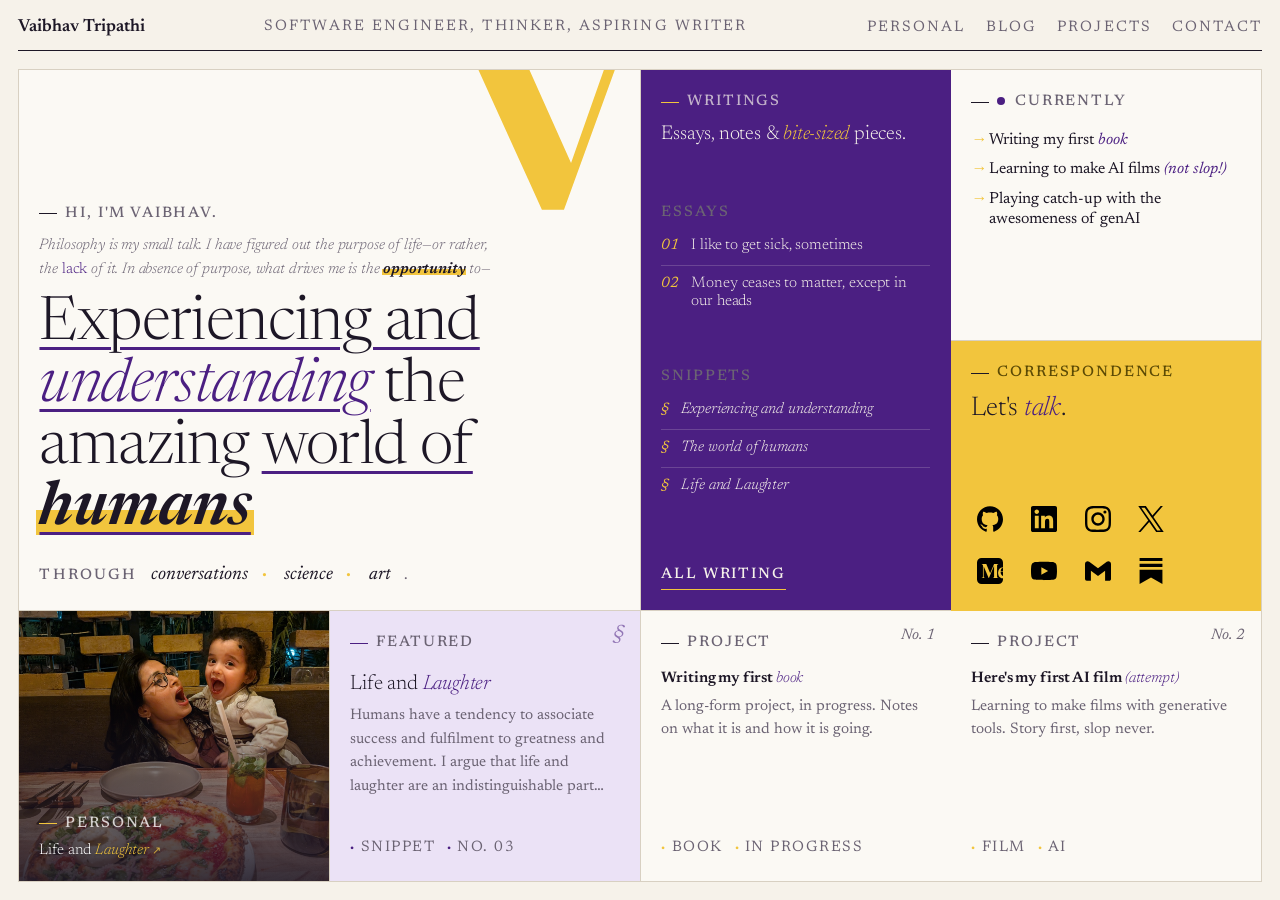
<file: index.html>
<!DOCTYPE html>
<html lang="en">
<head>
  <meta charset="UTF-8" />
  <meta name="viewport" content="width=device-width, initial-scale=1.0" />
  <title>Vaibhav Tripathi</title>
  <meta name="description" content="Personal website of Vaibhav Tripathi — software engineer, thinker, aspiring writer." />
  <meta name="theme-color" content="#f6f2ea" />
  <link rel="preconnect" href="https://fonts.googleapis.com" />
  <link rel="preconnect" href="https://fonts.gstatic.com" crossorigin />
  <link href="https://fonts.googleapis.com/css2?family=Newsreader:ital,opsz,wght@0,6..72,300..700;1,6..72,300..700&display=swap" rel="stylesheet" />
  <link rel="stylesheet" href="style.css" />
</head>
<body>
  <header class="site-header">
    <nav class="nav">
      <a href="#" class="brand">Vaibhav Tripathi</a>
      <span class="masthead-meta"><a href="blog/snippets/as-a-software-engineer.html">Software engineer</a>, <a href="blog/snippets/as-a-thinker.html">thinker</a>, <a href="blog/snippets/as-an-aspiring-writer.html">aspiring writer</a></span>
      <ul class="nav-links">
        <li><a href="#personal">Personal</a></li>
        <li><a href="blog/">Blog</a></li>
        <li><a href="#projects">Projects</a></li>
        <li><a href="#contact">Contact</a></li>
      </ul>
    </nav>
  </header>

  <main>
    <div class="bento">
      <section class="tile t-hero">
        <span class="big-letter" aria-hidden="true">V</span>
        <p class="label">Hi, I'm Vaibhav.</p>
        <p class="hero-lead serif">Philosophy is my small talk. I have figured out the purpose of life&mdash;or rather, the <em>lack</em> of it. In absence of purpose, what drives me is the <span class="hl">opportunity</span> to&mdash;</p>
        <h1 class="serif"><a class="hero-link" href="blog/snippets/experiencing-and-understanding.html">Experiencing and <em>understanding</em></a> the amazing <a class="hero-link" href="blog/snippets/world-of-humans.html">world of <span class="hl">humans</span></a></h1>
        <p class="tagline hero-through"><span class="through-label">Through</span>
          <span>conversations</span><span>science</span><span>art</span>.</p>
      </section>

      <section class="tile t-avail">
        <p class="label"><span class="dot"></span>&nbsp; Currently</p>
        <ul class="now-list">
          <li><a href="blog/snippets/writing-my-first-book.html">Writing my first <i>book</i></a></li>
          <li><a href="blog/snippets/learning-to-make-ai-films.html">Learning to make AI films <i>(not slop!)</i></a></li>
          <li><a href="blog/snippets/catching-up-with-generative-ai.html">Playing catch-up with the awesomeness of genAI</a></li>
        </ul>
      </section>

      <section id="contact" class="tile t-contact">
        <div>
          <p class="label">Correspondence</p>
          <h2 class="serif">Let's <i>talk</i>.</h2>
        </div>
        <ul class="contact-links">
          <li><a href="https://github.com/vaibhavtripathi" target="_blank" rel="noopener" aria-label="GitHub" title="GitHub"><svg viewBox="0 0 24 24" aria-hidden="true"><path d="M12 .297c-6.63 0-12 5.373-12 12 0 5.303 3.438 9.8 8.205 11.385.6.113.82-.258.82-.577 0-.285-.01-1.04-.015-2.04-3.338.724-4.042-1.61-4.042-1.61C4.422 18.07 3.633 17.7 3.633 17.7c-1.087-.744.084-.729.084-.729 1.205.084 1.838 1.236 1.838 1.236 1.07 1.835 2.809 1.305 3.495.998.108-.776.417-1.305.76-1.605-2.665-.3-5.466-1.332-5.466-5.93 0-1.31.465-2.38 1.235-3.22-.135-.303-.54-1.523.105-3.176 0 0 1.005-.322 3.3 1.23.96-.267 1.98-.399 3-.405 1.02.006 2.04.138 3 .405 2.28-1.552 3.285-1.23 3.285-1.23.645 1.653.24 2.873.12 3.176.765.84 1.23 1.91 1.23 3.22 0 4.61-2.805 5.625-5.475 5.92.42.36.81 1.096.81 2.22 0 1.606-.015 2.896-.015 3.286 0 .315.21.69.825.57C20.565 22.092 24 17.592 24 12.297c0-6.627-5.373-12-12-12"/></svg></a></li>
          <li><a href="https://www.linkedin.com/in/vaibhavtripathi" target="_blank" rel="noopener" aria-label="LinkedIn" title="LinkedIn"><svg viewBox="0 0 24 24" aria-hidden="true"><path d="M20.447 20.452h-3.554v-5.569c0-1.328-.027-3.037-1.852-3.037-1.853 0-2.136 1.445-2.136 2.939v5.667H9.351V9h3.414v1.561h.046c.477-.9 1.637-1.85 3.37-1.85 3.601 0 4.267 2.37 4.267 5.455v6.286zM5.337 7.433c-1.144 0-2.063-.926-2.063-2.065 0-1.138.92-2.063 2.063-2.063 1.14 0 2.064.925 2.064 2.063 0 1.139-.925 2.065-2.064 2.065zm1.782 13.019H3.555V9h3.564v11.452zM22.225 0H1.771C.792 0 0 .774 0 1.729v20.542C0 23.227.792 24 1.771 24h20.451C23.2 24 24 23.227 24 22.271V1.729C24 .774 23.2 0 22.222 0h.003z"/></svg></a></li>
          <li><a href="https://instagram.com/vaibhavtripathi" target="_blank" rel="noopener" aria-label="Instagram" title="Instagram"><svg viewBox="0 0 24 24" aria-hidden="true"><path d="M7.0301.084c-1.2768.0602-2.1487.264-2.911.5634-.7888.3075-1.4575.72-2.1228 1.3877-.6652.6677-1.075 1.3368-1.3802 2.127-.2954.7638-.4956 1.6365-.552 2.914-.0564 1.2775-.0689 1.6882-.0626 4.947.0062 3.2586.0206 3.6671.0825 4.9473.061 1.2765.264 2.1482.5635 2.9107.308.7889.72 1.4573 1.388 2.1228.6679.6655 1.3365 1.0743 2.1285 1.38.7632.295 1.6361.4961 2.9134.552 1.2773.056 1.6884.069 4.9462.0627 3.2578-.0062 3.668-.0207 4.9478-.0814 1.28-.0607 2.147-.2652 2.9098-.5633.7889-.3086 1.4578-.72 2.1228-1.3881.665-.6682 1.0745-1.3378 1.3795-2.1284.2957-.7632.4966-1.636.552-2.9124.056-1.2809.0692-1.6898.063-4.948-.0063-3.2583-.021-3.6668-.0817-4.9465-.0607-1.2797-.264-2.1487-.5633-2.9117-.3084-.7889-.72-1.4568-1.3876-2.1228C21.2982 1.33 20.628.9208 19.8378.6165 19.074.321 18.2017.1197 16.9244.0645 15.6471.0093 15.236-.005 11.977.0014 8.718.0076 8.31.0215 7.0301.0839m.1402 21.6932c-1.17-.0509-1.8053-.2453-2.2287-.408-.5606-.216-.96-.4771-1.3819-.895-.422-.4178-.6811-.8186-.9-1.378-.1644-.4234-.3624-1.058-.4171-2.228-.0595-1.2645-.072-1.6442-.079-4.848-.007-3.2037.0053-3.583.0607-4.848.05-1.169.2456-1.805.408-2.2282.216-.5613.4762-.96.895-1.3816.4188-.4217.8184-.6814 1.3783-.9003.423-.1651 1.0575-.3614 2.227-.4171 1.2655-.06 1.6447-.072 4.848-.079 3.2033-.007 3.5835.005 4.8495.0608 1.169.0508 1.8053.2445 2.228.408.5608.216.96.4754 1.3816.895.4217.4194.6816.8176.9005 1.3787.1653.4217.3617 1.056.4169 2.2263.0602 1.2655.0739 1.645.0796 4.848.0058 3.203-.0055 3.5834-.061 4.848-.051 1.17-.245 1.8055-.408 2.2294-.216.5604-.4763.96-.8954 1.3814-.419.4215-.8181.6811-1.3783.9-.4224.1649-1.0577.3617-2.2262.4174-1.2656.0595-1.6448.072-4.8493.079-3.2045.007-3.5825-.006-4.848-.0608M16.953 5.5864A1.44 1.44 0 1 0 18.39 4.144a1.44 1.44 0 0 0-1.437 1.4424M5.8385 12.012c.0067 3.4032 2.7706 6.1557 6.173 6.1493 3.4026-.0065 6.157-2.7701 6.1506-6.1733-.0065-3.4032-2.771-6.1565-6.174-6.1498-3.403.0067-6.156 2.771-6.1496 6.1738M8 12.0077a4 4 0 1 1 4.008 3.9921A3.9996 3.9996 0 0 1 8 12.0077"/></svg></a></li>
          <li><a href="https://x.com/vaibhavtripathi" target="_blank" rel="noopener" aria-label="X" title="X"><svg viewBox="0 0 24 24" aria-hidden="true"><path d="M14.234 10.162 22.977 0h-2.072l-7.591 8.824L7.251 0H.258l9.168 13.343L.258 24H2.33l8.016-9.318L16.749 24h6.993zm-2.837 3.299-.929-1.329L3.076 1.56h3.182l5.965 8.532.929 1.329 7.754 11.09h-3.182z"/></svg></a></li>
          <li><a href="https://medium.com/@vaibhavtripathi" target="_blank" rel="noopener" aria-label="Medium" title="Medium"><svg viewBox="0 0 24 24" aria-hidden="true"><path d="M4.21 0A4.201 4.201 0 0 0 0 4.21v15.58A4.201 4.201 0 0 0 4.21 24h15.58A4.201 4.201 0 0 0 24 19.79v-1.093c-.137.013-.278.02-.422.02-2.577 0-4.027-2.146-4.09-4.832a7.592 7.592 0 0 1 .022-.708c.093-1.186.475-2.241 1.105-3.022a3.885 3.885 0 0 1 1.395-1.1c.468-.237 1.127-.367 1.664-.367h.023c.101 0 .202.004.303.01V4.211A4.201 4.201 0 0 0 19.79 0Zm.198 5.583h4.165l3.588 8.435 3.59-8.435h3.864v.146l-.019.004c-.705.16-1.063.397-1.063 1.254h-.003l.003 10.274c.06.676.424.885 1.063 1.03l.02.004v.145h-4.923v-.145l.019-.005c.639-.144.994-.353 1.054-1.03V7.267l-4.745 11.15h-.261L6.15 7.569v9.445c0 .857.358 1.094 1.063 1.253l.02.004v.147H4.405v-.147l.019-.004c.705-.16 1.065-.397 1.065-1.253V6.987c0-.857-.358-1.094-1.064-1.254l-.018-.004zm19.25 3.668c-1.086.023-1.733 1.323-1.813 3.124H24V9.298a1.378 1.378 0 0 0-.342-.047Zm-1.862 3.632c-.1 1.756.86 3.239 2.204 3.634v-3.634z"/></svg></a></li>
          <li><a href="https://youtube.com/@vaibhavtripathi" target="_blank" rel="noopener" aria-label="YouTube" title="YouTube"><svg viewBox="0 0 24 24" aria-hidden="true"><path d="M23.498 6.186a3.016 3.016 0 0 0-2.122-2.136C19.505 3.545 12 3.545 12 3.545s-7.505 0-9.377.505A3.017 3.017 0 0 0 .502 6.186C0 8.07 0 12 0 12s0 3.93.502 5.814a3.016 3.016 0 0 0 2.122 2.136c1.871.505 9.376.505 9.376.505s7.505 0 9.377-.505a3.015 3.015 0 0 0 2.122-2.136C24 15.93 24 12 24 12s0-3.93-.502-5.814zM9.545 15.568V8.432L15.818 12l-6.273 3.568z"/></svg></a></li>
          <li><a href="mailto:hello@example.com" aria-label="Gmail" title="Gmail"><svg viewBox="0 0 24 24" aria-hidden="true"><path d="M24 5.457v13.909c0 .904-.732 1.636-1.636 1.636h-3.819V11.73L12 16.64l-6.545-4.91v9.273H1.636A1.636 1.636 0 0 1 0 19.366V5.457c0-2.023 2.309-3.178 3.927-1.964L5.455 4.64 12 9.548l6.545-4.91 1.528-1.145C21.69 2.28 24 3.434 24 5.457z"/></svg></a></li>
          <li><a href="https://vaibhavtripathi.substack.com" target="_blank" rel="noopener" aria-label="Substack" title="Substack"><svg viewBox="0 0 24 24" aria-hidden="true"><path d="M22.539 8.242H1.46V5.406h21.08v2.836zM1.46 10.812V24L12 18.11 22.54 24V10.812H1.46zM22.54 0H1.46v2.836h21.08V0z"/></svg></a></li>
        </ul>
      </section>

      <section id="blog" class="tile t-blog">
        <p class="label">Writings</p>
        <h2 class="serif blog-heading">Essays, notes &amp; <em>bite-sized</em> pieces.</h2>

        <!-- writings:start -->
        <p class="sub-label">Essays</p>
        <ol class="blog-list blog-essays">
          <li>
            <a href="blog/i-like-to-get-sick-sometimes.html">
              <span class="num">01</span>
              <h3 class="serif">I like to get sick, sometimes</h3>
            </a>
          </li>
          <li>
            <a href="blog/money-ceases-to-matter.html">
              <span class="num">02</span>
              <h3 class="serif">Money ceases to matter, except in our heads</h3>
            </a>
          </li>
        </ol>

        <p class="sub-label">Snippets</p>
        <ol class="blog-list blog-snippets">
          <li><a href="blog/snippets/experiencing-and-understanding.html"><span class="num">&sect;</span><h3 class="serif">Experiencing and understanding</h3></a></li>
          <li><a href="blog/snippets/world-of-humans.html"><span class="num">&sect;</span><h3 class="serif">The world of humans</h3></a></li>
          <li><a href="blog/snippets/life-and-laughter.html"><span class="num">&sect;</span><h3 class="serif">Life and Laughter</h3></a></li>
        </ol>
        <!-- writings:end -->

        <a class="btn btn-text blog-all" href="blog/">All writing</a>
      </section>

      <a id="personal" class="tile t-about t-personal" href="blog/snippets/life-and-laughter.html">
        <img class="personal-photo" src="assets/personal.jpg" alt="My wife and daughter laughing at a restaurant table, pizza in front of them" loading="lazy" />
        <p class="label">Personal</p>
        <h3 class="serif personal-caption">Life and <em>Laughter</em></h3>
      </a>

      <!-- featured:start -->
      <a class="tile proj t-p1 t-featured" href="blog/snippets/life-and-laughter.html">
        <span class="num">&sect;</span>
        <p class="label">Featured</p>
        <h3 class="serif">Life and <em>Laughter</em></h3>
        <p>Humans have a tendency to associate success and fulfilment to greatness and achievement. I argue that life and laughter are an indistinguishable part…</p>
        <div class="tags"><span>Snippet</span><span>No. 03</span></div>
      </a>
      <!-- featured:end -->

      <a id="projects" class="tile proj t-p2" href="blog/snippets/writing-my-first-book.html">
        <span class="num">No. 1</span>
        <p class="label">Project</p>
        <h3 class="serif">Writing my first <em>book</em></h3>
        <p>A long-form project, in progress. Notes on what it is and how it is going.</p>
        <div class="tags"><span>Book</span><span>In progress</span></div>
      </a>

      <a class="tile proj t-p3" href="blog/snippets/my-first-ai-film.html">
        <span class="num">No. 2</span>
        <p class="label">Project</p>
        <h3 class="serif">Here's my first AI film <em>(attempt)</em></h3>
        <p>Learning to make films with generative tools. Story first, slop never.</p>
        <div class="tags"><span>Film</span><span>AI</span></div>
      </a>
    </div>
  </main>

  <footer class="site-footer">
    <p>&copy; <span id="year"></span> Vaibhav Tripathi.</p>
  </footer>

  <script>
    document.getElementById('year').textContent = new Date().getFullYear();
  </script>
</body>
</html>
</file>
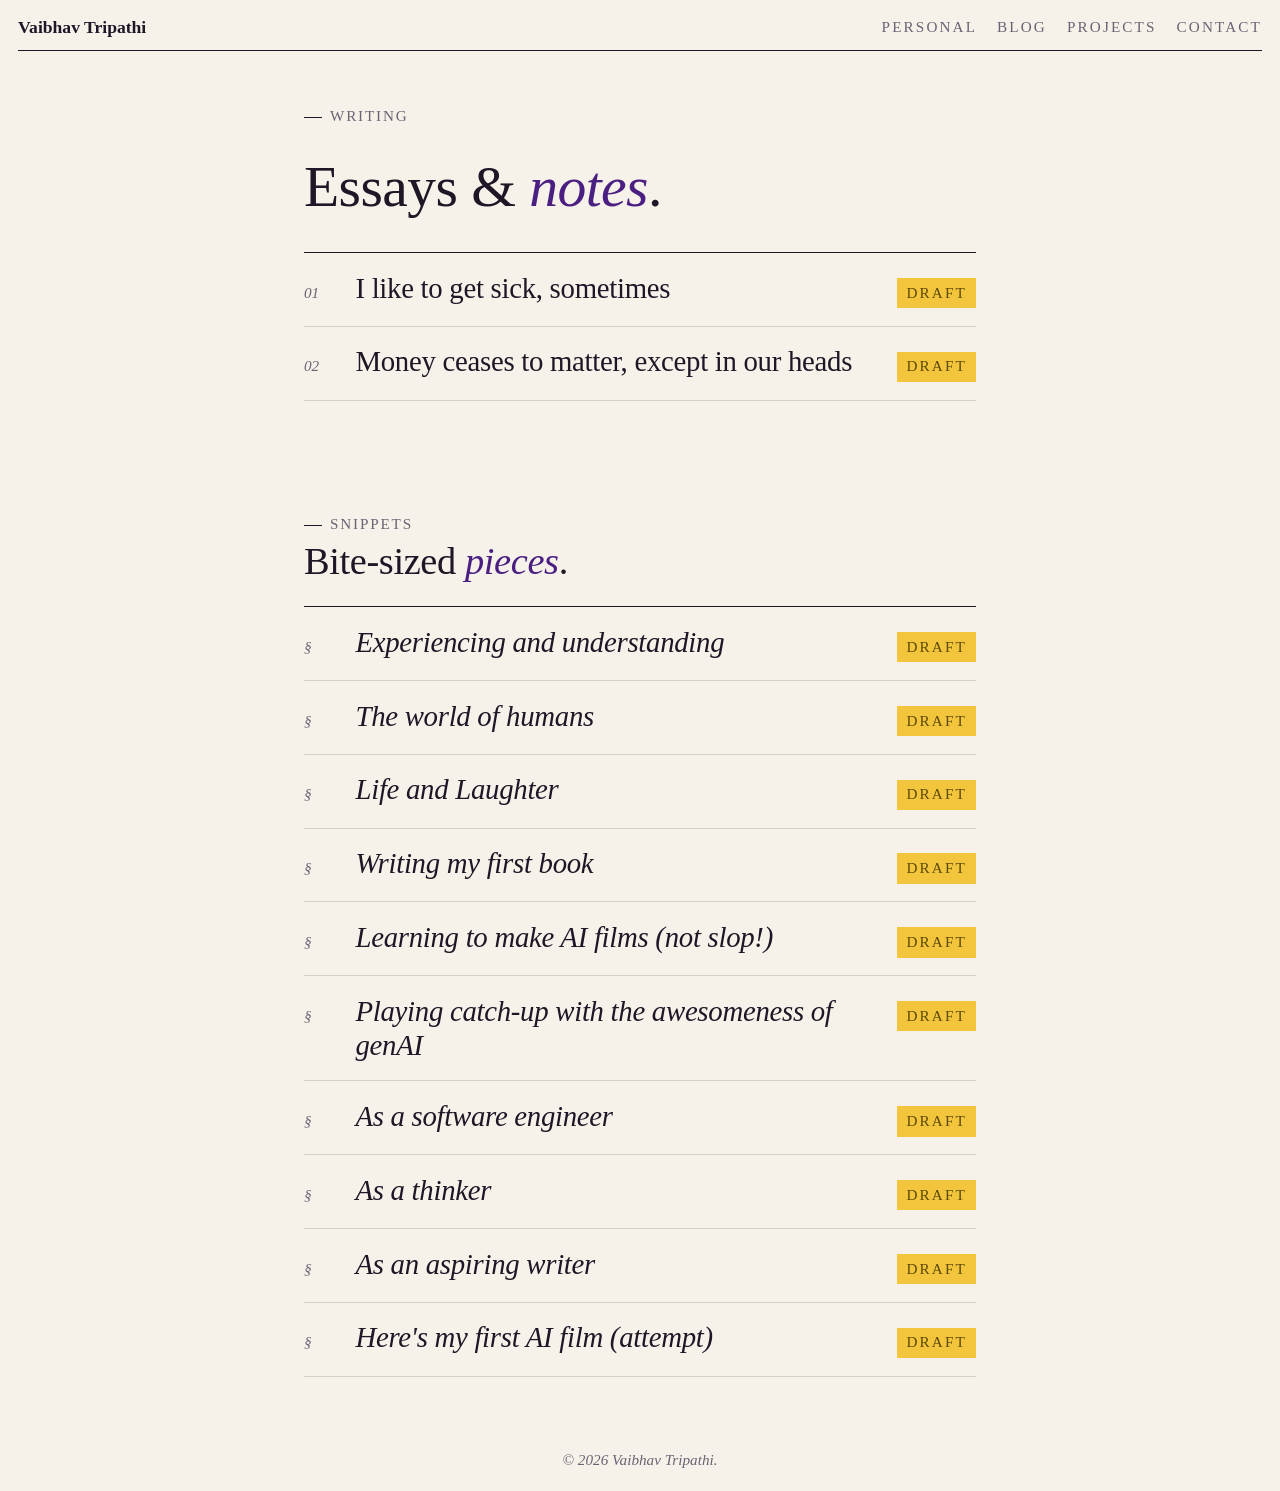
<file: blog/index.html>
<!DOCTYPE html>
<html lang="en">
<head>
  <meta charset="UTF-8" />
  <meta name="viewport" content="width=device-width, initial-scale=1.0" />
  <title>Blog — Vaibhav Tripathi</title>
  <meta name="description" content="Essays and notes by Vaibhav Tripathi." />
  <meta name="theme-color" content="#f6f2ea" />
  <link rel="preconnect" href="https://fonts.googleapis.com" />
  <link rel="preconnect" href="https://fonts.gstatic.com" crossorigin />
  <link href="https://fonts.googleapis.com/css2?family=Fraunces:ital,opsz,wght@0,9..144,300;0,9..144,600;1,9..144,300;1,9..144,600&family=Inter:wght@400;500&display=swap" rel="stylesheet" />
  <link rel="stylesheet" href="../style.css" />
  <link rel="stylesheet" href="../post.css" />
</head>
<body>
  <header class="site-header">
    <nav class="nav">
      <a href="../" class="brand">Vaibhav Tripathi</a>
      <ul class="nav-links">
        <li><a href="../#personal">Personal</a></li>
        <li><a href="../blog/">Blog</a></li>
        <li><a href="../#projects">Projects</a></li>
        <li><a href="../#contact">Contact</a></li>
      </ul>
    </nav>
  </header>

  <main>
    <section class="post">
      <p class="label">Writing</p>
      <h1 class="serif">Essays &amp; <em>notes</em>.</h1>
      <ol class="post-index post-index-essays">
        <li>
          <a href="i-like-to-get-sick-sometimes.html">
            <span class="num">01</span>
            <h2 class="serif">I like to get sick, sometimes</h2>
            <span class="draft">Draft</span>
          </a>
        </li>
        <li>
          <a href="money-ceases-to-matter.html">
            <span class="num">02</span>
            <h2 class="serif">Money ceases to matter, except in our heads</h2>
            <span class="draft">Draft</span>
          </a>
        </li>
      </ol>

      <h2 id="snippets" class="section-title serif"><span class="label">Snippets</span>Bite-sized <em>pieces</em>.</h2>
      <ol class="post-index post-index-snippets">
        <li>
          <a href="snippets/experiencing-and-understanding.html">
            <span class="num">&sect;</span>
            <h2 class="serif">Experiencing and understanding</h2>
            <span class="draft">Draft</span>
          </a>
        </li>
        <li>
          <a href="snippets/world-of-humans.html">
            <span class="num">&sect;</span>
            <h2 class="serif">The world of humans</h2>
            <span class="draft">Draft</span>
          </a>
        </li>
        <li>
          <a href="snippets/life-and-laughter.html">
            <span class="num">&sect;</span>
            <h2 class="serif">Life and Laughter</h2>
            <span class="draft">Draft</span>
          </a>
        </li>
        <li>
          <a href="snippets/writing-my-first-book.html">
            <span class="num">&sect;</span>
            <h2 class="serif">Writing my first book</h2>
            <span class="draft">Draft</span>
          </a>
        </li>
        <li>
          <a href="snippets/learning-to-make-ai-films.html">
            <span class="num">&sect;</span>
            <h2 class="serif">Learning to make AI films (not slop!)</h2>
            <span class="draft">Draft</span>
          </a>
        </li>
        <li>
          <a href="snippets/catching-up-with-generative-ai.html">
            <span class="num">&sect;</span>
            <h2 class="serif">Playing catch-up with the awesomeness of genAI</h2>
            <span class="draft">Draft</span>
          </a>
        </li>
        <li>
          <a href="snippets/as-a-software-engineer.html">
            <span class="num">&sect;</span>
            <h2 class="serif">As a software engineer</h2>
            <span class="draft">Draft</span>
          </a>
        </li>
        <li>
          <a href="snippets/as-a-thinker.html">
            <span class="num">&sect;</span>
            <h2 class="serif">As a thinker</h2>
            <span class="draft">Draft</span>
          </a>
        </li>
        <li>
          <a href="snippets/as-an-aspiring-writer.html">
            <span class="num">&sect;</span>
            <h2 class="serif">As an aspiring writer</h2>
            <span class="draft">Draft</span>
          </a>
        </li>
        <li>
          <a href="snippets/my-first-ai-film.html">
            <span class="num">&sect;</span>
            <h2 class="serif">Here&#x27;s my first AI film (attempt)</h2>
            <span class="draft">Draft</span>
          </a>
        </li>
      </ol>
    </section>
  </main>

  <footer class="site-footer">
    <p>&copy; <span id="year"></span> Vaibhav Tripathi.</p>
  </footer>

  <script>
    document.getElementById('year').textContent = new Date().getFullYear();
  </script>
</body>
</html>
</file>
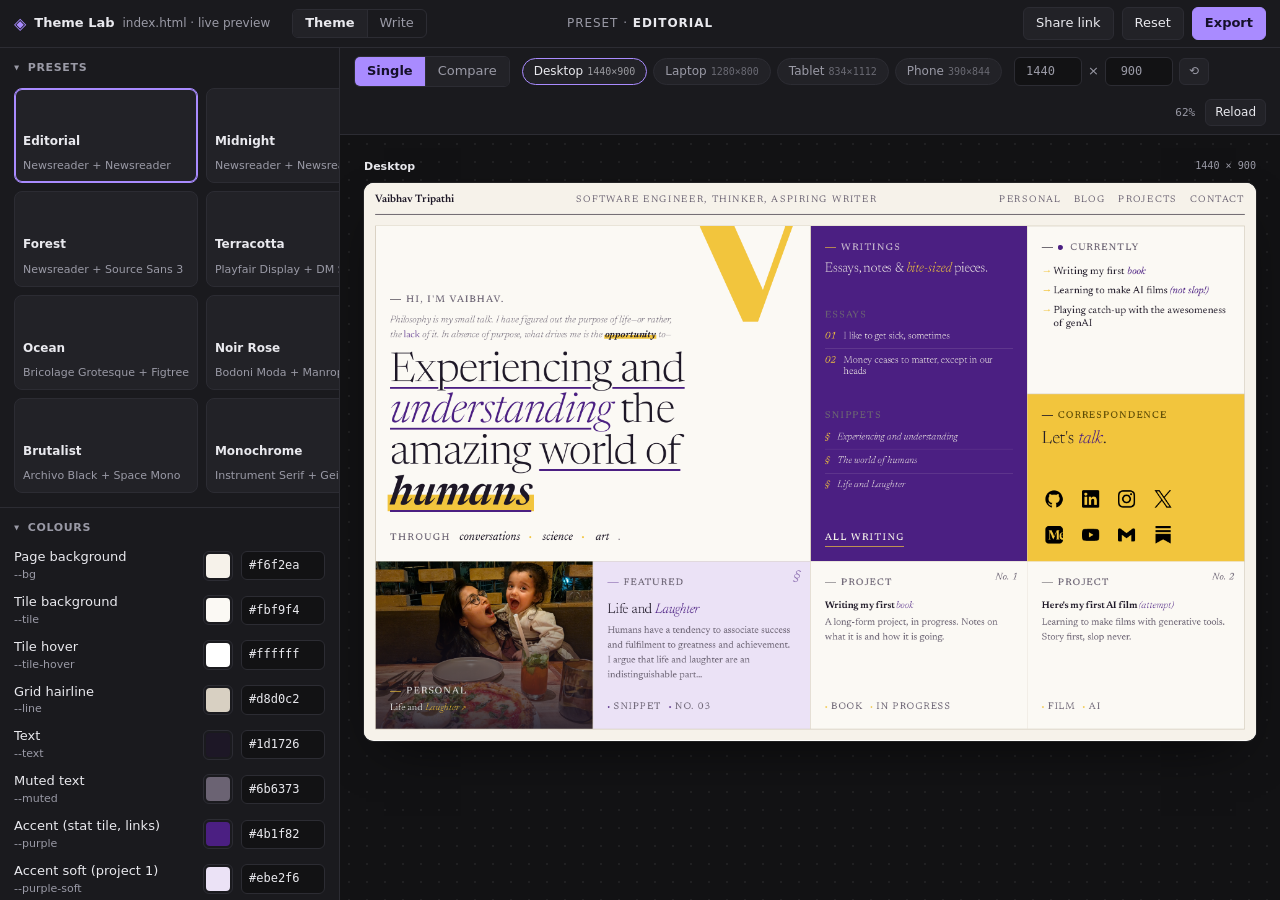
<file: admin.html>
<!DOCTYPE html>
<html lang="en">
<head>
  <meta charset="UTF-8" />
  <meta name="viewport" content="width=device-width, initial-scale=1.0" />
  <meta name="robots" content="noindex" />
  <title>Admin — vaibhavtripathi.github.io</title>
  <link rel="stylesheet" href="admin.css" />
</head>
<body>
  <header class="a-top">
    <div class="a-brand">
      <span class="a-logo">◈</span>
      <strong id="brandTitle">Theme Lab</strong>
      <span class="a-sub" id="brandSub">index.html · live preview</span>
      <div class="a-seg a-view-seg" id="viewSeg">
        <button data-view="theme" class="is-on">Theme</button>
        <button data-view="write">Write</button>
      </div>
    </div>
    <div class="a-top-mid" id="activePreset">Editorial</div>
    <div class="a-top-actions" data-for="theme">
      <button class="a-btn" id="btnShare" title="Copy a URL that reproduces this theme">Share link</button>
      <button class="a-btn" id="btnReset" title="Back to the default Editorial theme">Reset</button>
      <button class="a-btn a-btn-primary" id="btnExport">Export</button>
    </div>
    <div class="a-top-actions" data-for="write" hidden>
      <span class="w-status" id="wStatus"></span>
      <a class="a-btn" id="wOpen" href="#" target="_blank" rel="noopener" hidden>Open page ↗</a>
      <button class="a-btn" id="wDelete" hidden>Delete</button>
      <button class="a-btn a-btn-primary" id="wSave" disabled>Save</button>
    </div>
  </header>

  <div class="a-shell">
    <!-- ======================= Controls ======================= -->
    <aside class="a-panel">
      <p class="a-notice" id="fileNotice" hidden>
        Opened via <code>file://</code> — browsers block the preview from being styled.
        Run <code>python3 -m http.server 8000</code> and open
        <a href="http://localhost:8000/admin.html">localhost:8000/admin.html</a>.
      </p>

      <details class="a-section" open>
        <summary>Presets</summary>
        <div class="a-preset-grid" id="presetGrid"></div>
      </details>

      <details class="a-section" open>
        <summary>Colours</summary>
        <div class="a-group" id="colorGroup"></div>
        <div class="a-contrast" id="contrast"></div>
      </details>

      <details class="a-section" open>
        <summary>Typography</summary>
        <div class="a-group">
          <label class="a-field">
            <span>Title font</span>
            <select id="displayFont"></select>
          </label>
          <div class="a-specimen a-specimen-display" id="specDisplay">Building <em>simple</em>, fast &amp; useful.</div>

          <label class="a-field">
            <span>Text font</span>
            <select id="textFont"></select>
          </label>
          <div class="a-specimen a-specimen-text" id="specText">Interested in systems, developer tools, and clean user experiences.</div>

          <div class="a-field a-inline">
            <span>Custom Google Font</span>
            <div class="a-row">
              <input type="text" id="customFontName" placeholder="e.g. Literata" />
              <select id="customFontCat" title="Fallback stack">
                <option value="serif">serif</option>
                <option value="sans">sans</option>
                <option value="mono">mono</option>
              </select>
              <button class="a-btn a-btn-sm" id="addFontDisplay" title="Use as title font">Title</button>
              <button class="a-btn a-btn-sm" id="addFontText" title="Use as text font">Text</button>
            </div>
          </div>

          <div class="a-ranges" id="typeRanges"></div>
        </div>
      </details>

      <details class="a-section">
        <summary>Layout</summary>
        <div class="a-ranges" id="layoutRanges"></div>
      </details>
    </aside>

    <!-- ======================= Preview ======================= -->
    <main class="a-stage">
      <div class="a-toolbar">
        <div class="a-seg" id="modeSeg">
          <button data-mode="single" class="is-on">Single</button>
          <button data-mode="compare">Compare</button>
        </div>
        <div class="a-chips" id="deviceChips"></div>
        <div class="a-size" id="sizeBox">
          <input type="number" id="customW" min="280" max="3840" step="1" title="Width" />
          <span>×</span>
          <input type="number" id="customH" min="280" max="2400" step="1" title="Height" />
          <button class="a-btn a-btn-sm" id="btnRotate" title="Swap width and height">⟲</button>
        </div>
        <div class="a-toolbar-right">
          <span class="a-zoom" id="zoomLabel">100%</span>
          <button class="a-btn a-btn-sm" id="btnReload" title="Reload preview frames">Reload</button>
        </div>
      </div>
      <div class="a-canvas" id="stage"></div>
    </main>
  </div>

  <!-- ======================= Write ======================= -->
  <div class="w-shell" id="writeShell" hidden>
    <aside class="w-list">
      <p class="a-notice" id="wNoServer" hidden>
        Saving needs the local API. Stop <code>http.server</code> and run
        <code>python3 admin_server.py</code> instead, then reload.
      </p>
      <div class="w-list-head">
        <button class="a-btn a-btn-sm" id="wNewEssay">+ Essay</button>
        <button class="a-btn a-btn-sm" id="wNewSnippet">+ Snippet</button>
        <input type="search" id="wFilter" placeholder="Filter…" />
      </div>
      <div class="w-group"><h4>Essays</h4><ul id="wEssays"></ul></div>
      <div class="w-group"><h4>Snippets</h4><ul id="wSnippets"></ul></div>
    </aside>

    <section class="w-editor" id="wEditor">
      <div class="w-empty" id="wEmpty">
        <p>Pick a post on the left, or start a new <b>Essay</b> / <b>Snippet</b>.</p>
        <p class="a-help">Markdown: <code># heading</code> · <code>**bold**</code> · <code>*italic*</code> · <code>[link](url)</code> · <code>&gt; quote</code> · <code>- list</code> · <code>--</code> becomes an em dash.</p>
      </div>
      <form class="w-form" id="wForm" hidden autocomplete="off">
        <div class="w-meta">
          <label class="a-field w-grow"><span>Title</span><input id="fTitle" required placeholder="Title as it appears everywhere" /></label>
          <label class="a-field"><span>Type</span>
            <select id="fType"><option value="essay">Essay</option><option value="snippet">Snippet</option></select></label>
          <label class="a-field"><span>Status</span>
            <select id="fStatus"><option value="draft">Draft</option><option value="published">Published</option></select></label>
          <label class="a-field"><span>Date</span><input id="fDate" type="date" /></label>
        </div>
        <div class="w-meta">
          <label class="a-field w-grow"><span>Title with emphasis <i>(optional — use &lt;em&gt;…&lt;/em&gt; for the purple italic)</i></span><input id="fTitleHtml" placeholder="e.g. Life and &lt;em&gt;Laughter&lt;/em&gt;" /></label>
          <label class="a-field w-slug"><span>Slug <i>(URL)</i></span><input id="fSlug" pattern="[a-z0-9]+(-[a-z0-9]+)*" placeholder="auto-from-title" /></label>
          <label class="a-check"><input type="checkbox" id="fPinned" /><span>Pin to home tile</span></label>
          <label class="a-check"><input type="checkbox" id="fFeatured" /><span>Feature on home</span></label>
        </div>
        <label class="a-field"><span>Lede <i>(optional one-liner under the title)</i></span><input id="fLede" /></label>
        <label class="a-field w-body"><span>Body <i>(Markdown)</i></span>
          <textarea id="fBody" spellcheck="true" placeholder="Start writing…"></textarea></label>
        <div class="w-foot"><span id="wCount" class="a-zoom"></span><span class="a-help">⌘S / Ctrl+S saves · changes rebuild the site on disk · <code>git push</code> publishes</span></div>
      </form>
    </section>

    <section class="w-preview">
      <div class="w-preview-bar"><span>Preview</span><span class="a-zoom" id="wPreviewState"></span></div>
      <iframe id="wFrame" title="Post preview"></iframe>
    </section>
  </div>

  <!-- ======================= Export ======================= -->
  <dialog class="a-dialog" id="exportDialog">
    <form method="dialog">
      <header>
        <strong>Export theme</strong>
        <button class="a-btn a-btn-sm" value="close" aria-label="Close">✕</button>
      </header>

      <p class="a-help">1 · Replace the <code>:root</code> block at the top of <code>style.css</code>:</p>
      <div class="a-code-wrap">
        <pre><code id="exportCss"></code></pre>
        <button type="button" class="a-btn a-btn-sm a-copy" data-copy="exportCss">Copy</button>
      </div>

      <p class="a-help">2 · Replace the Google Fonts <code>&lt;link&gt;</code> in <code>index.html</code>:</p>
      <div class="a-code-wrap">
        <pre><code id="exportLink"></code></pre>
        <button type="button" class="a-btn a-btn-sm a-copy" data-copy="exportLink">Copy</button>
      </div>

      <footer>
        <button type="button" class="a-btn" id="btnDownloadCss">Download patched style.css</button>
        <button class="a-btn a-btn-primary" value="close">Done</button>
      </footer>
    </form>
  </dialog>

  <script src="admin.js"></script>
  <script src="admin-write.js"></script>
</body>
</html>
</file>
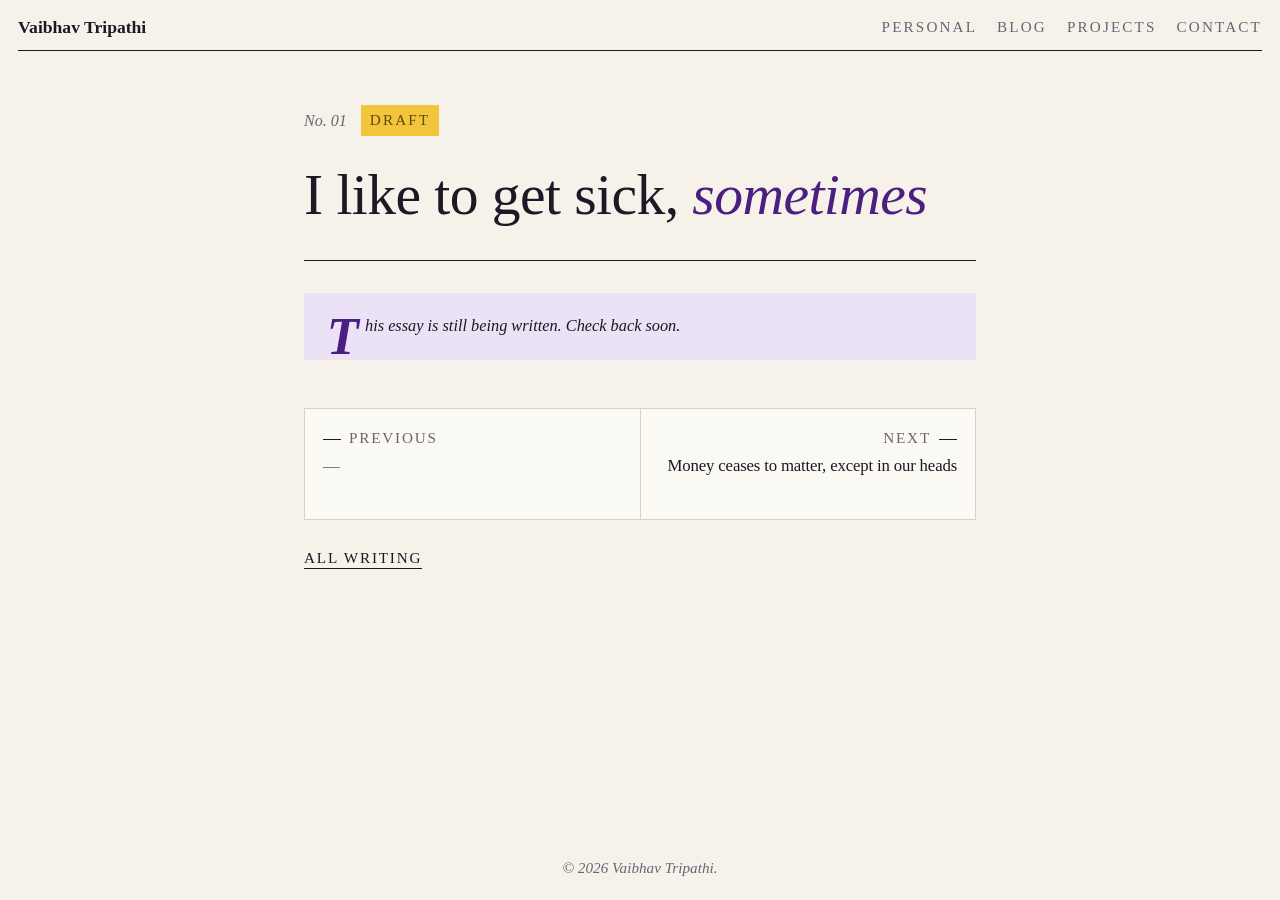
<file: blog/i-like-to-get-sick-sometimes.html>
<!DOCTYPE html>
<html lang="en">
<head>
  <meta charset="UTF-8" />
  <meta name="viewport" content="width=device-width, initial-scale=1.0" />
  <title>I like to get sick, sometimes — Vaibhav Tripathi</title>
  <meta name="description" content="A essay by Vaibhav Tripathi." />
  <meta name="theme-color" content="#f6f2ea" />
  <link rel="preconnect" href="https://fonts.googleapis.com" />
  <link rel="preconnect" href="https://fonts.gstatic.com" crossorigin />
  <link href="https://fonts.googleapis.com/css2?family=Fraunces:ital,opsz,wght@0,9..144,300;0,9..144,600;1,9..144,300;1,9..144,600&family=Inter:wght@400;500&display=swap" rel="stylesheet" />
  <link rel="stylesheet" href="../style.css" />
  <link rel="stylesheet" href="../post.css" />
</head>
<body>
  <header class="site-header">
    <nav class="nav">
      <a href="../" class="brand">Vaibhav Tripathi</a>
      <ul class="nav-links">
        <li><a href="../#personal">Personal</a></li>
        <li><a href="../blog/">Blog</a></li>
        <li><a href="../#projects">Projects</a></li>
        <li><a href="../#contact">Contact</a></li>
      </ul>
    </nav>
  </header>

  <main>
    <article class="post">
      <p class="post-meta"><span class="num">No. 01</span><span class="draft">Draft</span></p>
      <h1 class="serif">I like to get sick, <em>sometimes</em></h1>
      <hr />
      <div class="post-body">
<p class="placeholder">This essay is still being written. Check back soon.</p>
      </div>

      <nav class="post-nav" aria-label="More posts">
        <span class="">
          <p class="label">Previous</p>
          <h3 class="serif" style="color: var(--muted)">&mdash;</h3>
        </span>
        <a class="next" href="money-ceases-to-matter.html">
          <p class="label">Next</p>
          <h3 class="serif">Money ceases to matter, except in our heads</h3>
        </a>
      </nav>
      <p class="post-back"><a class="btn btn-text" href="./">All writing</a></p>
    </article>
  </main>

  <footer class="site-footer">
    <p>&copy; <span id="year"></span> Vaibhav Tripathi.</p>
  </footer>

  <script>
    document.getElementById('year').textContent = new Date().getFullYear();
  </script>
</body>
</html>
</file>
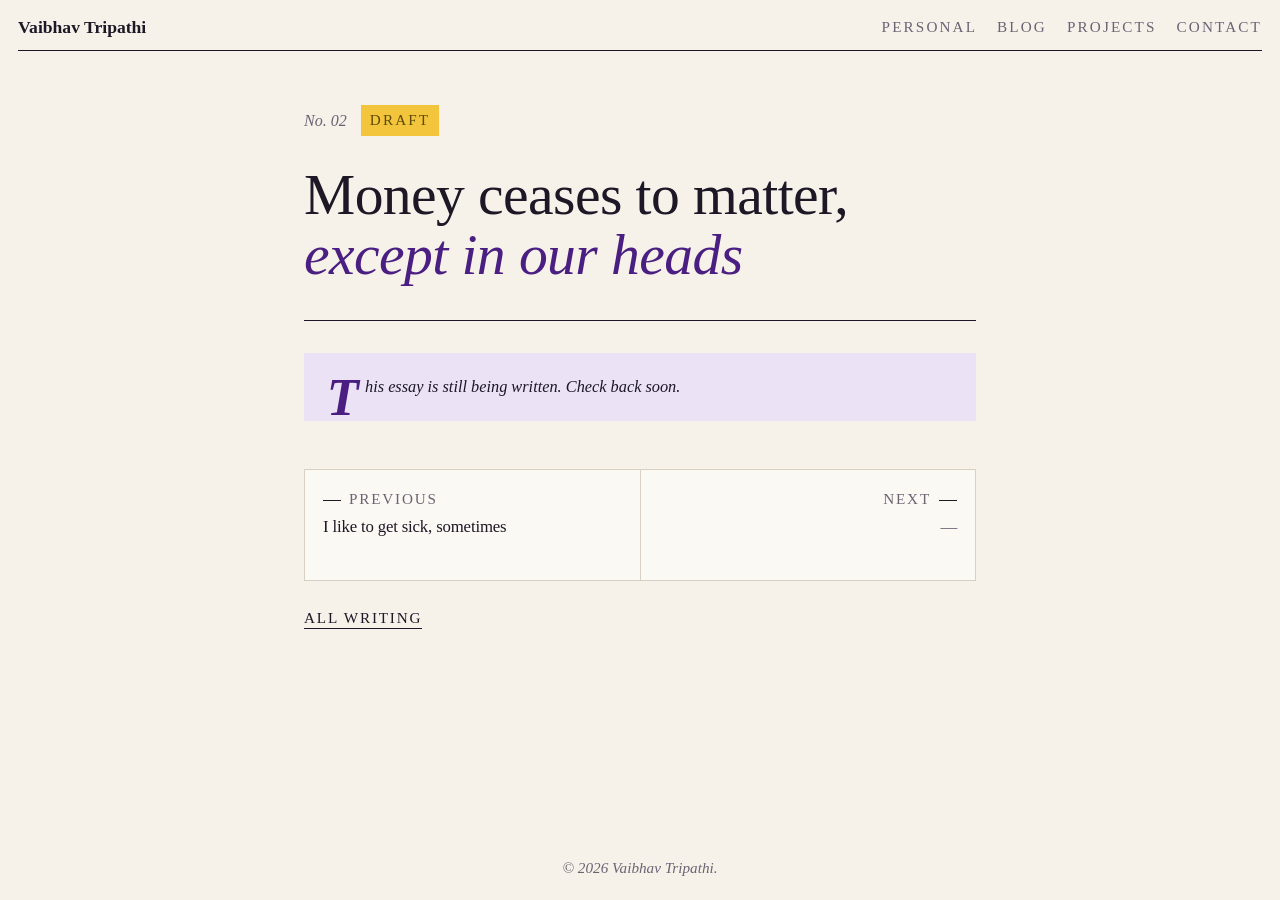
<file: blog/money-ceases-to-matter.html>
<!DOCTYPE html>
<html lang="en">
<head>
  <meta charset="UTF-8" />
  <meta name="viewport" content="width=device-width, initial-scale=1.0" />
  <title>Money ceases to matter, except in our heads — Vaibhav Tripathi</title>
  <meta name="description" content="A essay by Vaibhav Tripathi." />
  <meta name="theme-color" content="#f6f2ea" />
  <link rel="preconnect" href="https://fonts.googleapis.com" />
  <link rel="preconnect" href="https://fonts.gstatic.com" crossorigin />
  <link href="https://fonts.googleapis.com/css2?family=Fraunces:ital,opsz,wght@0,9..144,300;0,9..144,600;1,9..144,300;1,9..144,600&family=Inter:wght@400;500&display=swap" rel="stylesheet" />
  <link rel="stylesheet" href="../style.css" />
  <link rel="stylesheet" href="../post.css" />
</head>
<body>
  <header class="site-header">
    <nav class="nav">
      <a href="../" class="brand">Vaibhav Tripathi</a>
      <ul class="nav-links">
        <li><a href="../#personal">Personal</a></li>
        <li><a href="../blog/">Blog</a></li>
        <li><a href="../#projects">Projects</a></li>
        <li><a href="../#contact">Contact</a></li>
      </ul>
    </nav>
  </header>

  <main>
    <article class="post">
      <p class="post-meta"><span class="num">No. 02</span><span class="draft">Draft</span></p>
      <h1 class="serif">Money ceases to matter, <em>except in our heads</em></h1>
      <hr />
      <div class="post-body">
<p class="placeholder">This essay is still being written. Check back soon.</p>
      </div>

      <nav class="post-nav" aria-label="More posts">
        <a class="" href="i-like-to-get-sick-sometimes.html">
          <p class="label">Previous</p>
          <h3 class="serif">I like to get sick, sometimes</h3>
        </a>
        <span class="next">
          <p class="label">Next</p>
          <h3 class="serif" style="color: var(--muted)">&mdash;</h3>
        </span>
      </nav>
      <p class="post-back"><a class="btn btn-text" href="./">All writing</a></p>
    </article>
  </main>

  <footer class="site-footer">
    <p>&copy; <span id="year"></span> Vaibhav Tripathi.</p>
  </footer>

  <script>
    document.getElementById('year').textContent = new Date().getFullYear();
  </script>
</body>
</html>
</file>
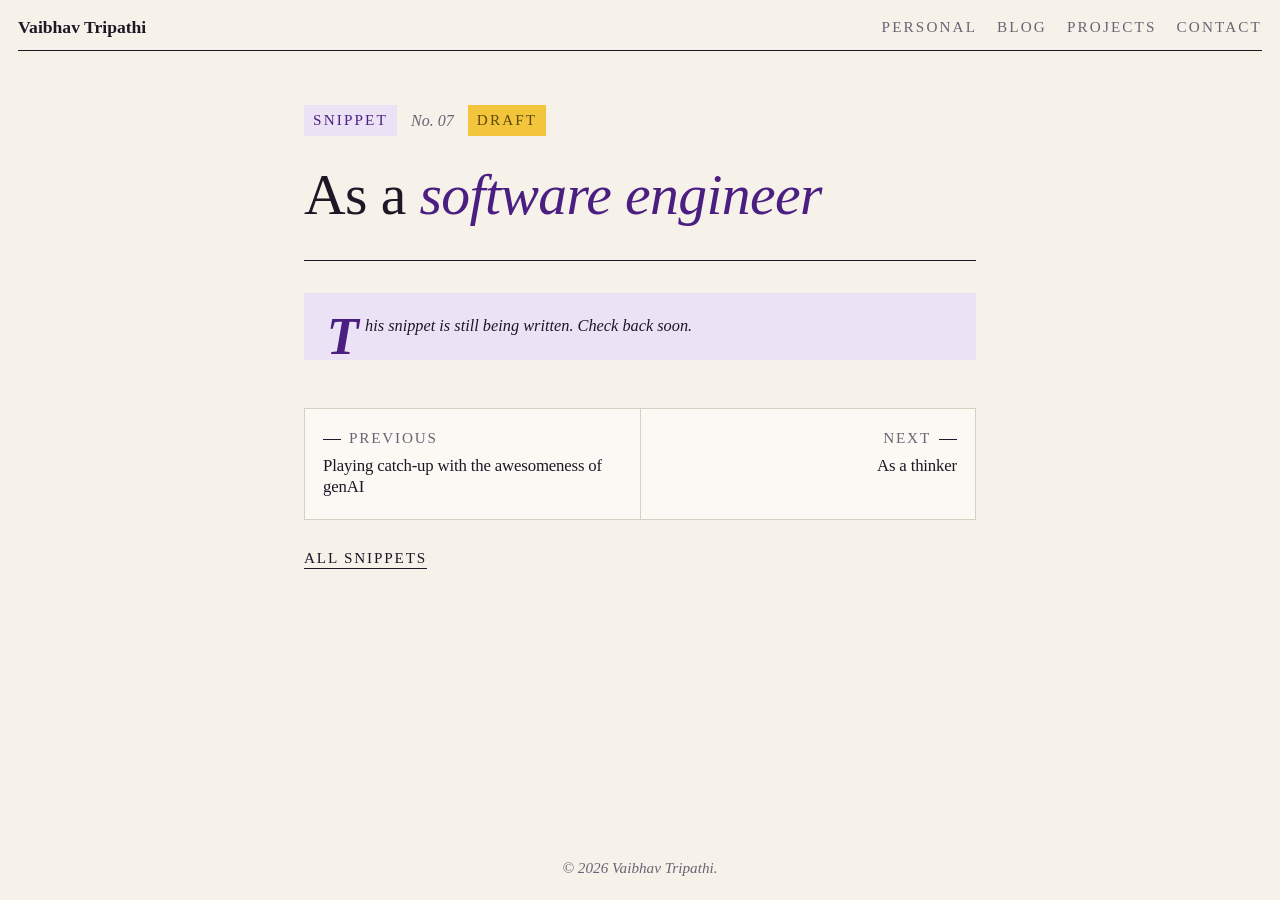
<file: blog/snippets/as-a-software-engineer.html>
<!DOCTYPE html>
<html lang="en">
<head>
  <meta charset="UTF-8" />
  <meta name="viewport" content="width=device-width, initial-scale=1.0" />
  <title>As a software engineer — Vaibhav Tripathi</title>
  <meta name="description" content="A snippet by Vaibhav Tripathi." />
  <meta name="theme-color" content="#f6f2ea" />
  <link rel="preconnect" href="https://fonts.googleapis.com" />
  <link rel="preconnect" href="https://fonts.gstatic.com" crossorigin />
  <link href="https://fonts.googleapis.com/css2?family=Fraunces:ital,opsz,wght@0,9..144,300;0,9..144,600;1,9..144,300;1,9..144,600&family=Inter:wght@400;500&display=swap" rel="stylesheet" />
  <link rel="stylesheet" href="../../style.css" />
  <link rel="stylesheet" href="../../post.css" />
</head>
<body>
  <header class="site-header">
    <nav class="nav">
      <a href="../../" class="brand">Vaibhav Tripathi</a>
      <ul class="nav-links">
        <li><a href="../../#personal">Personal</a></li>
        <li><a href="../../blog/">Blog</a></li>
        <li><a href="../../#projects">Projects</a></li>
        <li><a href="../../#contact">Contact</a></li>
      </ul>
    </nav>
  </header>

  <main>
    <article class="post post-snippet">
      <p class="post-meta"><span class="kind">Snippet</span><span class="num">No. 07</span><span class="draft">Draft</span></p>
      <h1 class="serif">As a <em>software engineer</em></h1>
      <hr />
      <div class="post-body">
<p class="placeholder">This snippet is still being written. Check back soon.</p>
      </div>

      <nav class="post-nav" aria-label="More snippets">
        <a class="" href="catching-up-with-generative-ai.html">
          <p class="label">Previous</p>
          <h3 class="serif">Playing catch-up with the awesomeness of genAI</h3>
        </a>
        <a class="next" href="as-a-thinker.html">
          <p class="label">Next</p>
          <h3 class="serif">As a thinker</h3>
        </a>
      </nav>
      <p class="post-back"><a class="btn btn-text" href="../#snippets">All snippets</a></p>
    </article>
  </main>

  <footer class="site-footer">
    <p>&copy; <span id="year"></span> Vaibhav Tripathi.</p>
  </footer>

  <script>
    document.getElementById('year').textContent = new Date().getFullYear();
  </script>
</body>
</html>
</file>
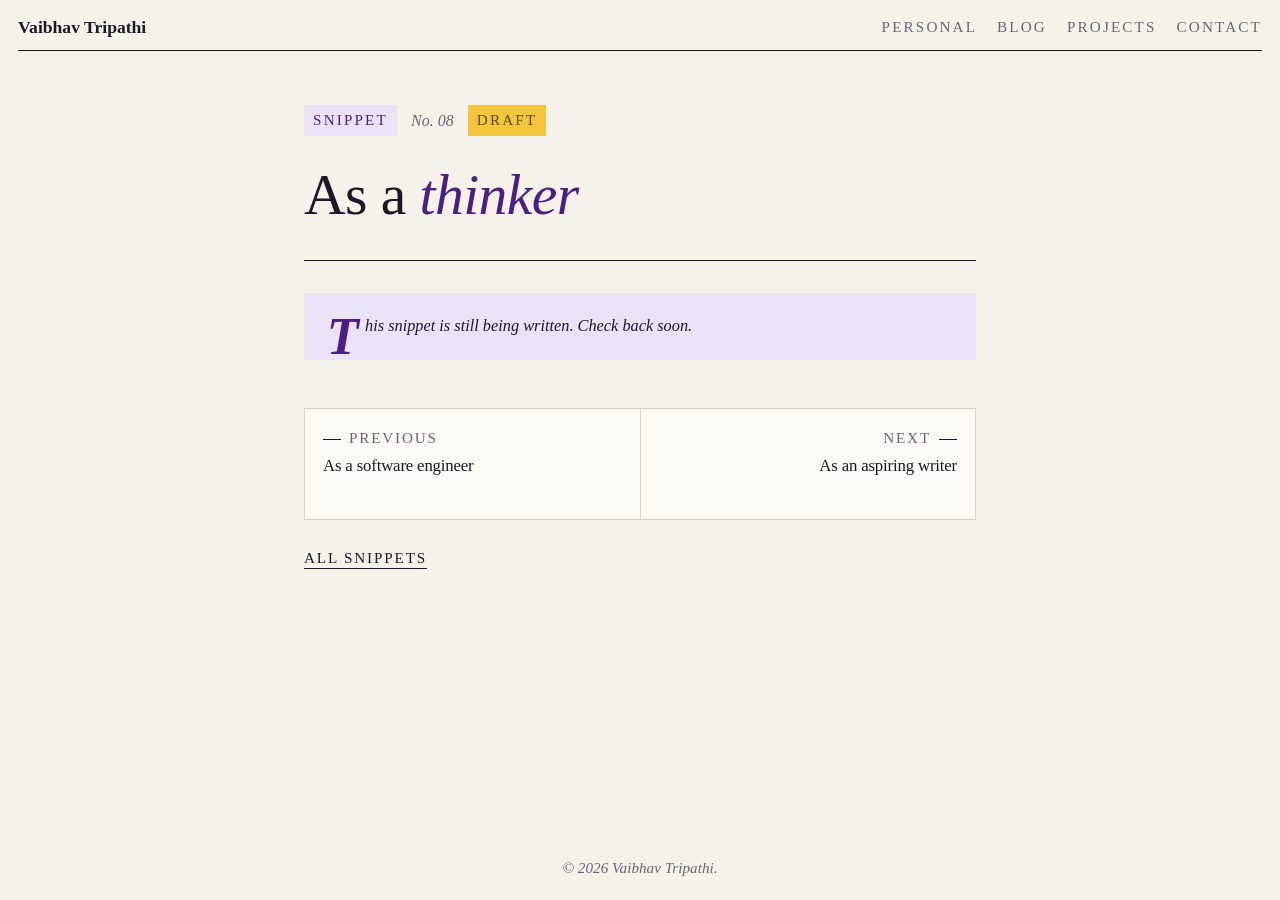
<file: blog/snippets/as-a-thinker.html>
<!DOCTYPE html>
<html lang="en">
<head>
  <meta charset="UTF-8" />
  <meta name="viewport" content="width=device-width, initial-scale=1.0" />
  <title>As a thinker — Vaibhav Tripathi</title>
  <meta name="description" content="A snippet by Vaibhav Tripathi." />
  <meta name="theme-color" content="#f6f2ea" />
  <link rel="preconnect" href="https://fonts.googleapis.com" />
  <link rel="preconnect" href="https://fonts.gstatic.com" crossorigin />
  <link href="https://fonts.googleapis.com/css2?family=Fraunces:ital,opsz,wght@0,9..144,300;0,9..144,600;1,9..144,300;1,9..144,600&family=Inter:wght@400;500&display=swap" rel="stylesheet" />
  <link rel="stylesheet" href="../../style.css" />
  <link rel="stylesheet" href="../../post.css" />
</head>
<body>
  <header class="site-header">
    <nav class="nav">
      <a href="../../" class="brand">Vaibhav Tripathi</a>
      <ul class="nav-links">
        <li><a href="../../#personal">Personal</a></li>
        <li><a href="../../blog/">Blog</a></li>
        <li><a href="../../#projects">Projects</a></li>
        <li><a href="../../#contact">Contact</a></li>
      </ul>
    </nav>
  </header>

  <main>
    <article class="post post-snippet">
      <p class="post-meta"><span class="kind">Snippet</span><span class="num">No. 08</span><span class="draft">Draft</span></p>
      <h1 class="serif">As a <em>thinker</em></h1>
      <hr />
      <div class="post-body">
<p class="placeholder">This snippet is still being written. Check back soon.</p>
      </div>

      <nav class="post-nav" aria-label="More snippets">
        <a class="" href="as-a-software-engineer.html">
          <p class="label">Previous</p>
          <h3 class="serif">As a software engineer</h3>
        </a>
        <a class="next" href="as-an-aspiring-writer.html">
          <p class="label">Next</p>
          <h3 class="serif">As an aspiring writer</h3>
        </a>
      </nav>
      <p class="post-back"><a class="btn btn-text" href="../#snippets">All snippets</a></p>
    </article>
  </main>

  <footer class="site-footer">
    <p>&copy; <span id="year"></span> Vaibhav Tripathi.</p>
  </footer>

  <script>
    document.getElementById('year').textContent = new Date().getFullYear();
  </script>
</body>
</html>
</file>
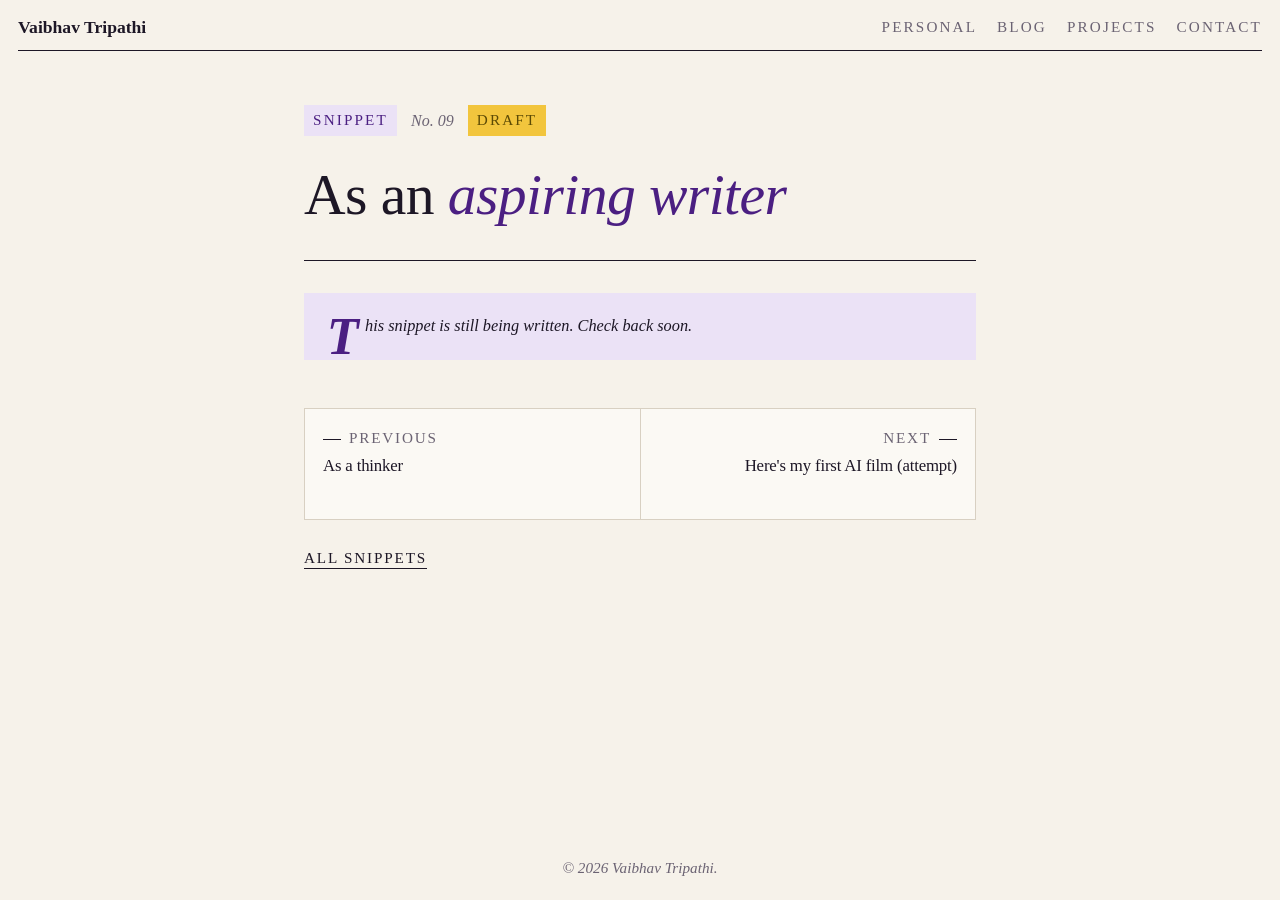
<file: blog/snippets/as-an-aspiring-writer.html>
<!DOCTYPE html>
<html lang="en">
<head>
  <meta charset="UTF-8" />
  <meta name="viewport" content="width=device-width, initial-scale=1.0" />
  <title>As an aspiring writer — Vaibhav Tripathi</title>
  <meta name="description" content="A snippet by Vaibhav Tripathi." />
  <meta name="theme-color" content="#f6f2ea" />
  <link rel="preconnect" href="https://fonts.googleapis.com" />
  <link rel="preconnect" href="https://fonts.gstatic.com" crossorigin />
  <link href="https://fonts.googleapis.com/css2?family=Fraunces:ital,opsz,wght@0,9..144,300;0,9..144,600;1,9..144,300;1,9..144,600&family=Inter:wght@400;500&display=swap" rel="stylesheet" />
  <link rel="stylesheet" href="../../style.css" />
  <link rel="stylesheet" href="../../post.css" />
</head>
<body>
  <header class="site-header">
    <nav class="nav">
      <a href="../../" class="brand">Vaibhav Tripathi</a>
      <ul class="nav-links">
        <li><a href="../../#personal">Personal</a></li>
        <li><a href="../../blog/">Blog</a></li>
        <li><a href="../../#projects">Projects</a></li>
        <li><a href="../../#contact">Contact</a></li>
      </ul>
    </nav>
  </header>

  <main>
    <article class="post post-snippet">
      <p class="post-meta"><span class="kind">Snippet</span><span class="num">No. 09</span><span class="draft">Draft</span></p>
      <h1 class="serif">As an <em>aspiring writer</em></h1>
      <hr />
      <div class="post-body">
<p class="placeholder">This snippet is still being written. Check back soon.</p>
      </div>

      <nav class="post-nav" aria-label="More snippets">
        <a class="" href="as-a-thinker.html">
          <p class="label">Previous</p>
          <h3 class="serif">As a thinker</h3>
        </a>
        <a class="next" href="my-first-ai-film.html">
          <p class="label">Next</p>
          <h3 class="serif">Here&#x27;s my first AI film (attempt)</h3>
        </a>
      </nav>
      <p class="post-back"><a class="btn btn-text" href="../#snippets">All snippets</a></p>
    </article>
  </main>

  <footer class="site-footer">
    <p>&copy; <span id="year"></span> Vaibhav Tripathi.</p>
  </footer>

  <script>
    document.getElementById('year').textContent = new Date().getFullYear();
  </script>
</body>
</html>
</file>
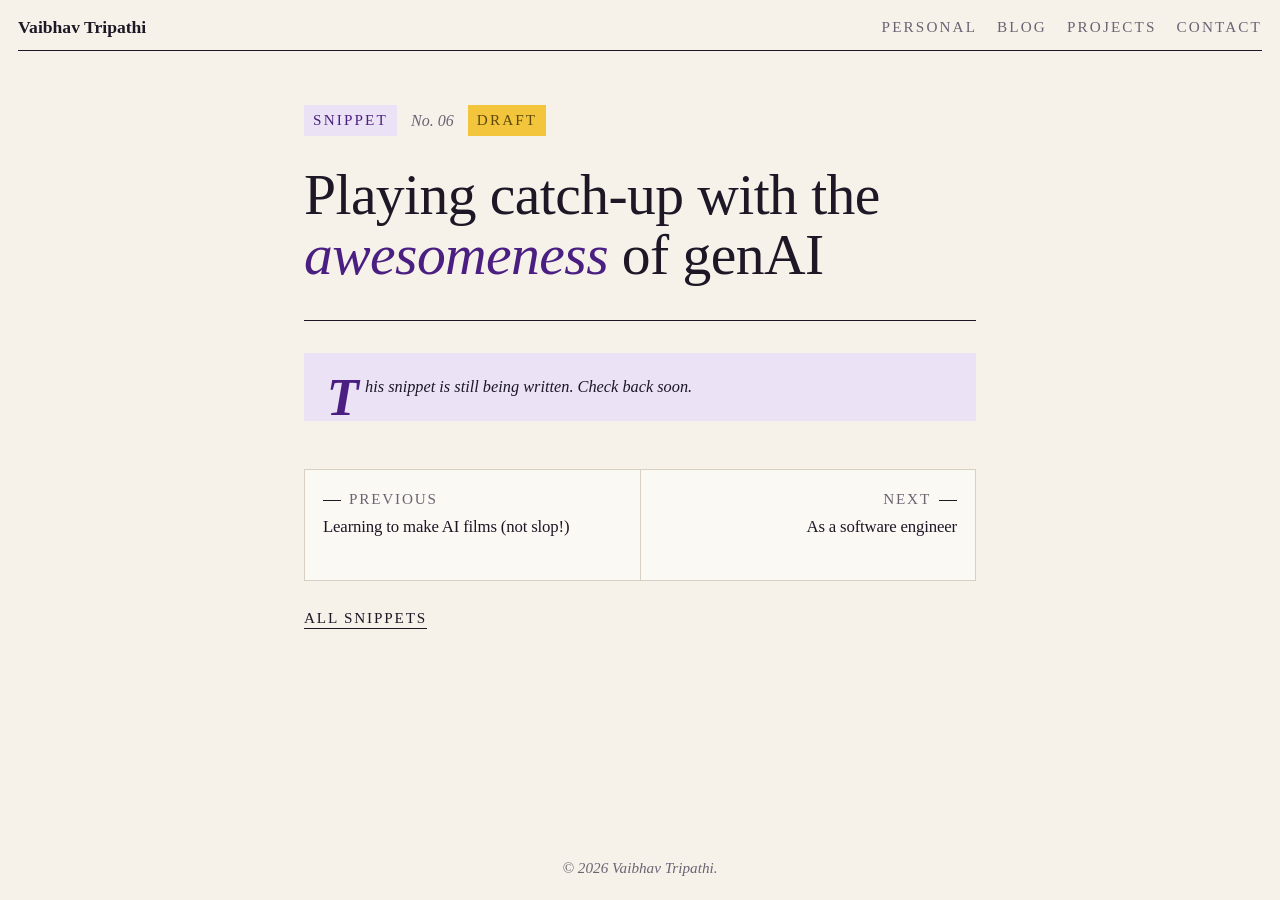
<file: blog/snippets/catching-up-with-generative-ai.html>
<!DOCTYPE html>
<html lang="en">
<head>
  <meta charset="UTF-8" />
  <meta name="viewport" content="width=device-width, initial-scale=1.0" />
  <title>Playing catch-up with the awesomeness of genAI — Vaibhav Tripathi</title>
  <meta name="description" content="A snippet by Vaibhav Tripathi." />
  <meta name="theme-color" content="#f6f2ea" />
  <link rel="preconnect" href="https://fonts.googleapis.com" />
  <link rel="preconnect" href="https://fonts.gstatic.com" crossorigin />
  <link href="https://fonts.googleapis.com/css2?family=Fraunces:ital,opsz,wght@0,9..144,300;0,9..144,600;1,9..144,300;1,9..144,600&family=Inter:wght@400;500&display=swap" rel="stylesheet" />
  <link rel="stylesheet" href="../../style.css" />
  <link rel="stylesheet" href="../../post.css" />
</head>
<body>
  <header class="site-header">
    <nav class="nav">
      <a href="../../" class="brand">Vaibhav Tripathi</a>
      <ul class="nav-links">
        <li><a href="../../#personal">Personal</a></li>
        <li><a href="../../blog/">Blog</a></li>
        <li><a href="../../#projects">Projects</a></li>
        <li><a href="../../#contact">Contact</a></li>
      </ul>
    </nav>
  </header>

  <main>
    <article class="post post-snippet">
      <p class="post-meta"><span class="kind">Snippet</span><span class="num">No. 06</span><span class="draft">Draft</span></p>
      <h1 class="serif">Playing catch-up with the <em>awesomeness</em> of genAI</h1>
      <hr />
      <div class="post-body">
<p class="placeholder">This snippet is still being written. Check back soon.</p>
      </div>

      <nav class="post-nav" aria-label="More snippets">
        <a class="" href="learning-to-make-ai-films.html">
          <p class="label">Previous</p>
          <h3 class="serif">Learning to make AI films (not slop!)</h3>
        </a>
        <a class="next" href="as-a-software-engineer.html">
          <p class="label">Next</p>
          <h3 class="serif">As a software engineer</h3>
        </a>
      </nav>
      <p class="post-back"><a class="btn btn-text" href="../#snippets">All snippets</a></p>
    </article>
  </main>

  <footer class="site-footer">
    <p>&copy; <span id="year"></span> Vaibhav Tripathi.</p>
  </footer>

  <script>
    document.getElementById('year').textContent = new Date().getFullYear();
  </script>
</body>
</html>
</file>
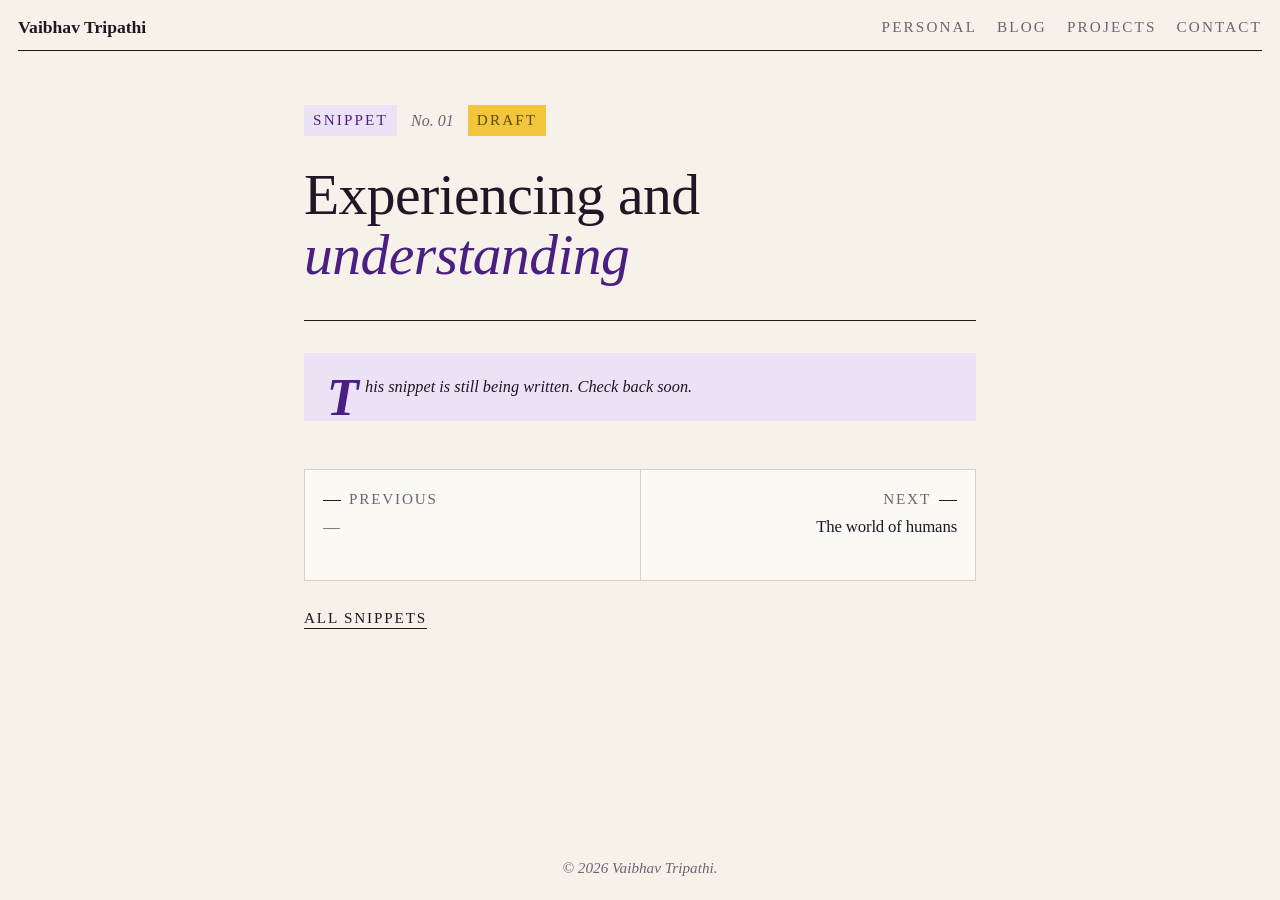
<file: blog/snippets/experiencing-and-understanding.html>
<!DOCTYPE html>
<html lang="en">
<head>
  <meta charset="UTF-8" />
  <meta name="viewport" content="width=device-width, initial-scale=1.0" />
  <title>Experiencing and understanding — Vaibhav Tripathi</title>
  <meta name="description" content="A snippet by Vaibhav Tripathi." />
  <meta name="theme-color" content="#f6f2ea" />
  <link rel="preconnect" href="https://fonts.googleapis.com" />
  <link rel="preconnect" href="https://fonts.gstatic.com" crossorigin />
  <link href="https://fonts.googleapis.com/css2?family=Fraunces:ital,opsz,wght@0,9..144,300;0,9..144,600;1,9..144,300;1,9..144,600&family=Inter:wght@400;500&display=swap" rel="stylesheet" />
  <link rel="stylesheet" href="../../style.css" />
  <link rel="stylesheet" href="../../post.css" />
</head>
<body>
  <header class="site-header">
    <nav class="nav">
      <a href="../../" class="brand">Vaibhav Tripathi</a>
      <ul class="nav-links">
        <li><a href="../../#personal">Personal</a></li>
        <li><a href="../../blog/">Blog</a></li>
        <li><a href="../../#projects">Projects</a></li>
        <li><a href="../../#contact">Contact</a></li>
      </ul>
    </nav>
  </header>

  <main>
    <article class="post post-snippet">
      <p class="post-meta"><span class="kind">Snippet</span><span class="num">No. 01</span><span class="draft">Draft</span></p>
      <h1 class="serif">Experiencing and <em>understanding</em></h1>
      <hr />
      <div class="post-body">
<p class="placeholder">This snippet is still being written. Check back soon.</p>
      </div>

      <nav class="post-nav" aria-label="More snippets">
        <span class="">
          <p class="label">Previous</p>
          <h3 class="serif" style="color: var(--muted)">&mdash;</h3>
        </span>
        <a class="next" href="world-of-humans.html">
          <p class="label">Next</p>
          <h3 class="serif">The world of humans</h3>
        </a>
      </nav>
      <p class="post-back"><a class="btn btn-text" href="../#snippets">All snippets</a></p>
    </article>
  </main>

  <footer class="site-footer">
    <p>&copy; <span id="year"></span> Vaibhav Tripathi.</p>
  </footer>

  <script>
    document.getElementById('year').textContent = new Date().getFullYear();
  </script>
</body>
</html>
</file>
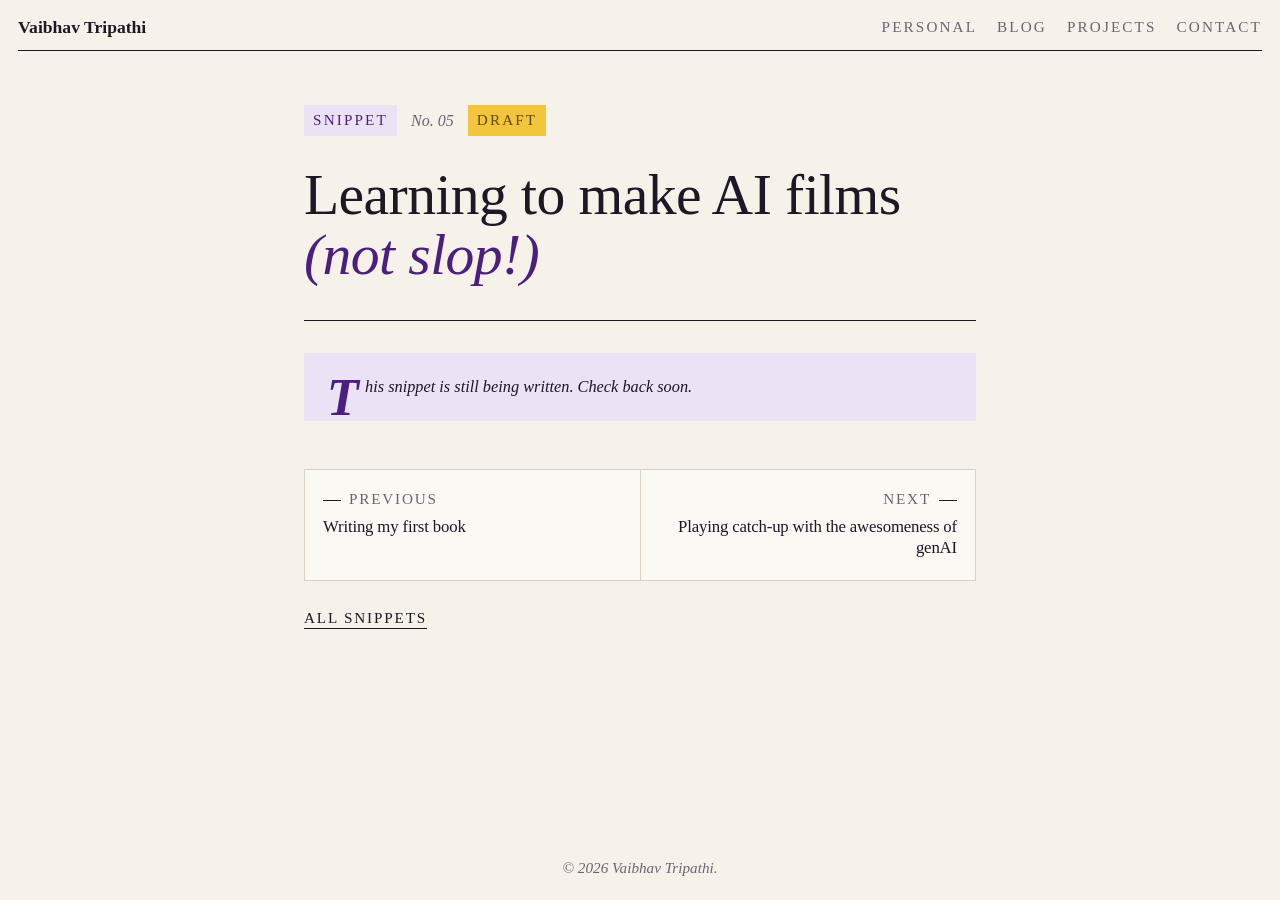
<file: blog/snippets/learning-to-make-ai-films.html>
<!DOCTYPE html>
<html lang="en">
<head>
  <meta charset="UTF-8" />
  <meta name="viewport" content="width=device-width, initial-scale=1.0" />
  <title>Learning to make AI films (not slop!) — Vaibhav Tripathi</title>
  <meta name="description" content="A snippet by Vaibhav Tripathi." />
  <meta name="theme-color" content="#f6f2ea" />
  <link rel="preconnect" href="https://fonts.googleapis.com" />
  <link rel="preconnect" href="https://fonts.gstatic.com" crossorigin />
  <link href="https://fonts.googleapis.com/css2?family=Fraunces:ital,opsz,wght@0,9..144,300;0,9..144,600;1,9..144,300;1,9..144,600&family=Inter:wght@400;500&display=swap" rel="stylesheet" />
  <link rel="stylesheet" href="../../style.css" />
  <link rel="stylesheet" href="../../post.css" />
</head>
<body>
  <header class="site-header">
    <nav class="nav">
      <a href="../../" class="brand">Vaibhav Tripathi</a>
      <ul class="nav-links">
        <li><a href="../../#personal">Personal</a></li>
        <li><a href="../../blog/">Blog</a></li>
        <li><a href="../../#projects">Projects</a></li>
        <li><a href="../../#contact">Contact</a></li>
      </ul>
    </nav>
  </header>

  <main>
    <article class="post post-snippet">
      <p class="post-meta"><span class="kind">Snippet</span><span class="num">No. 05</span><span class="draft">Draft</span></p>
      <h1 class="serif">Learning to make AI films <em>(not slop!)</em></h1>
      <hr />
      <div class="post-body">
<p class="placeholder">This snippet is still being written. Check back soon.</p>
      </div>

      <nav class="post-nav" aria-label="More snippets">
        <a class="" href="writing-my-first-book.html">
          <p class="label">Previous</p>
          <h3 class="serif">Writing my first book</h3>
        </a>
        <a class="next" href="catching-up-with-generative-ai.html">
          <p class="label">Next</p>
          <h3 class="serif">Playing catch-up with the awesomeness of genAI</h3>
        </a>
      </nav>
      <p class="post-back"><a class="btn btn-text" href="../#snippets">All snippets</a></p>
    </article>
  </main>

  <footer class="site-footer">
    <p>&copy; <span id="year"></span> Vaibhav Tripathi.</p>
  </footer>

  <script>
    document.getElementById('year').textContent = new Date().getFullYear();
  </script>
</body>
</html>
</file>
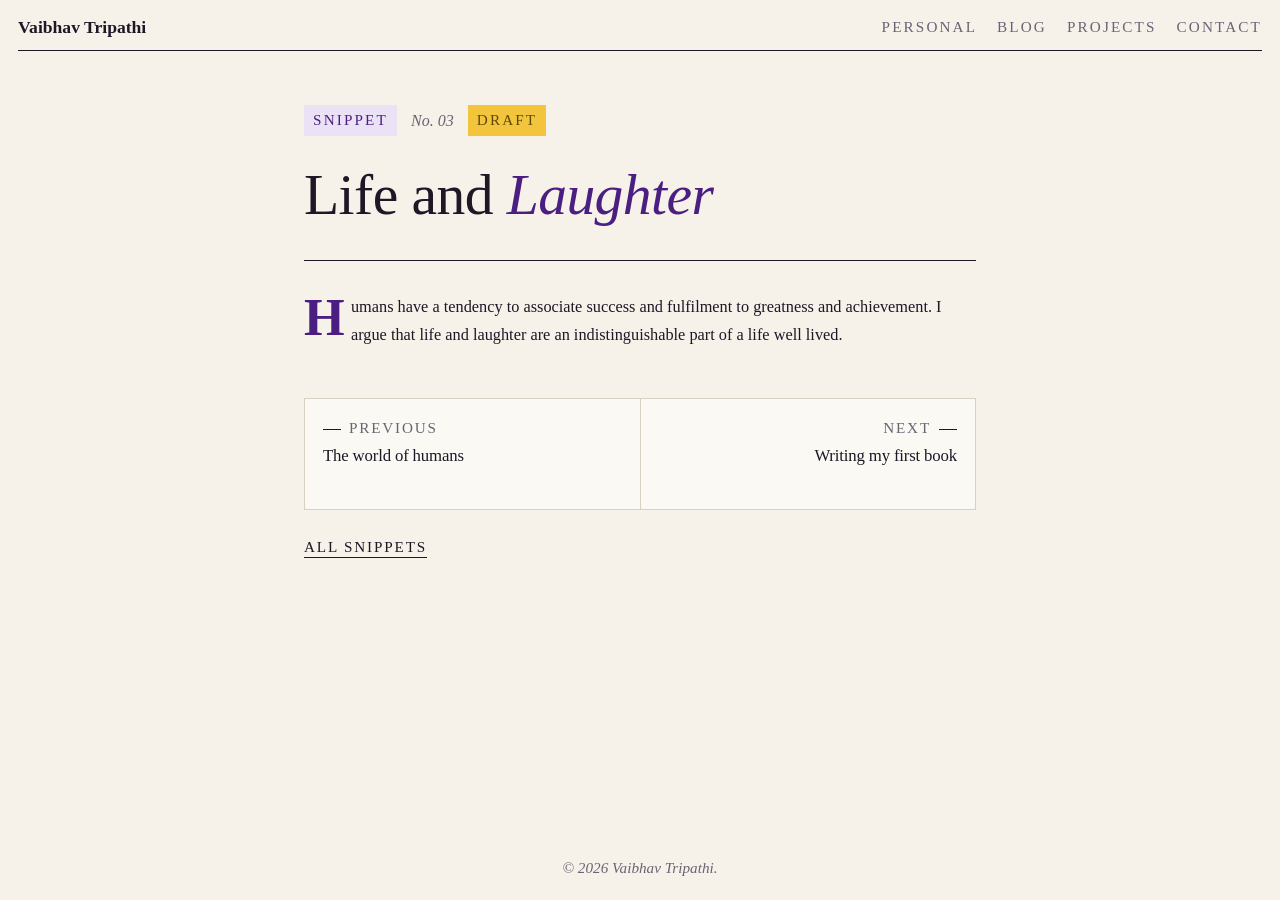
<file: blog/snippets/life-and-laughter.html>
<!DOCTYPE html>
<html lang="en">
<head>
  <meta charset="UTF-8" />
  <meta name="viewport" content="width=device-width, initial-scale=1.0" />
  <title>Life and Laughter — Vaibhav Tripathi</title>
  <meta name="description" content="A snippet by Vaibhav Tripathi." />
  <meta name="theme-color" content="#f6f2ea" />
  <link rel="preconnect" href="https://fonts.googleapis.com" />
  <link rel="preconnect" href="https://fonts.gstatic.com" crossorigin />
  <link href="https://fonts.googleapis.com/css2?family=Fraunces:ital,opsz,wght@0,9..144,300;0,9..144,600;1,9..144,300;1,9..144,600&family=Inter:wght@400;500&display=swap" rel="stylesheet" />
  <link rel="stylesheet" href="../../style.css" />
  <link rel="stylesheet" href="../../post.css" />
</head>
<body>
  <header class="site-header">
    <nav class="nav">
      <a href="../../" class="brand">Vaibhav Tripathi</a>
      <ul class="nav-links">
        <li><a href="../../#personal">Personal</a></li>
        <li><a href="../../blog/">Blog</a></li>
        <li><a href="../../#projects">Projects</a></li>
        <li><a href="../../#contact">Contact</a></li>
      </ul>
    </nav>
  </header>

  <main>
    <article class="post post-snippet">
      <p class="post-meta"><span class="kind">Snippet</span><span class="num">No. 03</span><span class="draft">Draft</span></p>
      <h1 class="serif">Life and <em>Laughter</em></h1>
      <hr />
      <div class="post-body">
<p>Humans have a tendency to associate success and fulfilment to greatness and achievement. I argue that life and laughter are an indistinguishable part of a life well lived.</p>
      </div>

      <nav class="post-nav" aria-label="More snippets">
        <a class="" href="world-of-humans.html">
          <p class="label">Previous</p>
          <h3 class="serif">The world of humans</h3>
        </a>
        <a class="next" href="writing-my-first-book.html">
          <p class="label">Next</p>
          <h3 class="serif">Writing my first book</h3>
        </a>
      </nav>
      <p class="post-back"><a class="btn btn-text" href="../#snippets">All snippets</a></p>
    </article>
  </main>

  <footer class="site-footer">
    <p>&copy; <span id="year"></span> Vaibhav Tripathi.</p>
  </footer>

  <script>
    document.getElementById('year').textContent = new Date().getFullYear();
  </script>
</body>
</html>
</file>
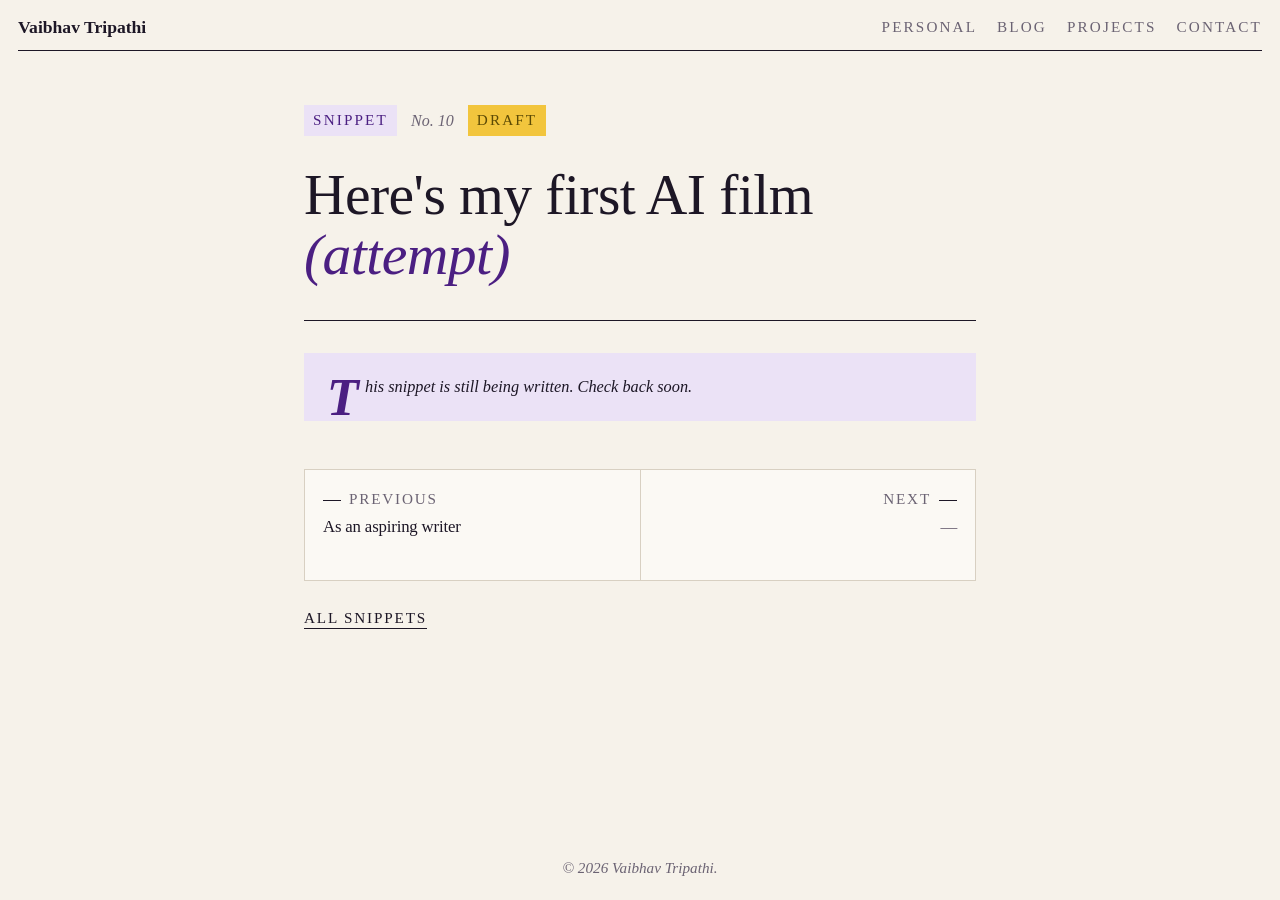
<file: blog/snippets/my-first-ai-film.html>
<!DOCTYPE html>
<html lang="en">
<head>
  <meta charset="UTF-8" />
  <meta name="viewport" content="width=device-width, initial-scale=1.0" />
  <title>Here&#x27;s my first AI film (attempt) — Vaibhav Tripathi</title>
  <meta name="description" content="A snippet by Vaibhav Tripathi." />
  <meta name="theme-color" content="#f6f2ea" />
  <link rel="preconnect" href="https://fonts.googleapis.com" />
  <link rel="preconnect" href="https://fonts.gstatic.com" crossorigin />
  <link href="https://fonts.googleapis.com/css2?family=Fraunces:ital,opsz,wght@0,9..144,300;0,9..144,600;1,9..144,300;1,9..144,600&family=Inter:wght@400;500&display=swap" rel="stylesheet" />
  <link rel="stylesheet" href="../../style.css" />
  <link rel="stylesheet" href="../../post.css" />
</head>
<body>
  <header class="site-header">
    <nav class="nav">
      <a href="../../" class="brand">Vaibhav Tripathi</a>
      <ul class="nav-links">
        <li><a href="../../#personal">Personal</a></li>
        <li><a href="../../blog/">Blog</a></li>
        <li><a href="../../#projects">Projects</a></li>
        <li><a href="../../#contact">Contact</a></li>
      </ul>
    </nav>
  </header>

  <main>
    <article class="post post-snippet">
      <p class="post-meta"><span class="kind">Snippet</span><span class="num">No. 10</span><span class="draft">Draft</span></p>
      <h1 class="serif">Here's my first AI film <em>(attempt)</em></h1>
      <hr />
      <div class="post-body">
<p class="placeholder">This snippet is still being written. Check back soon.</p>
      </div>

      <nav class="post-nav" aria-label="More snippets">
        <a class="" href="as-an-aspiring-writer.html">
          <p class="label">Previous</p>
          <h3 class="serif">As an aspiring writer</h3>
        </a>
        <span class="next">
          <p class="label">Next</p>
          <h3 class="serif" style="color: var(--muted)">&mdash;</h3>
        </span>
      </nav>
      <p class="post-back"><a class="btn btn-text" href="../#snippets">All snippets</a></p>
    </article>
  </main>

  <footer class="site-footer">
    <p>&copy; <span id="year"></span> Vaibhav Tripathi.</p>
  </footer>

  <script>
    document.getElementById('year').textContent = new Date().getFullYear();
  </script>
</body>
</html>
</file>
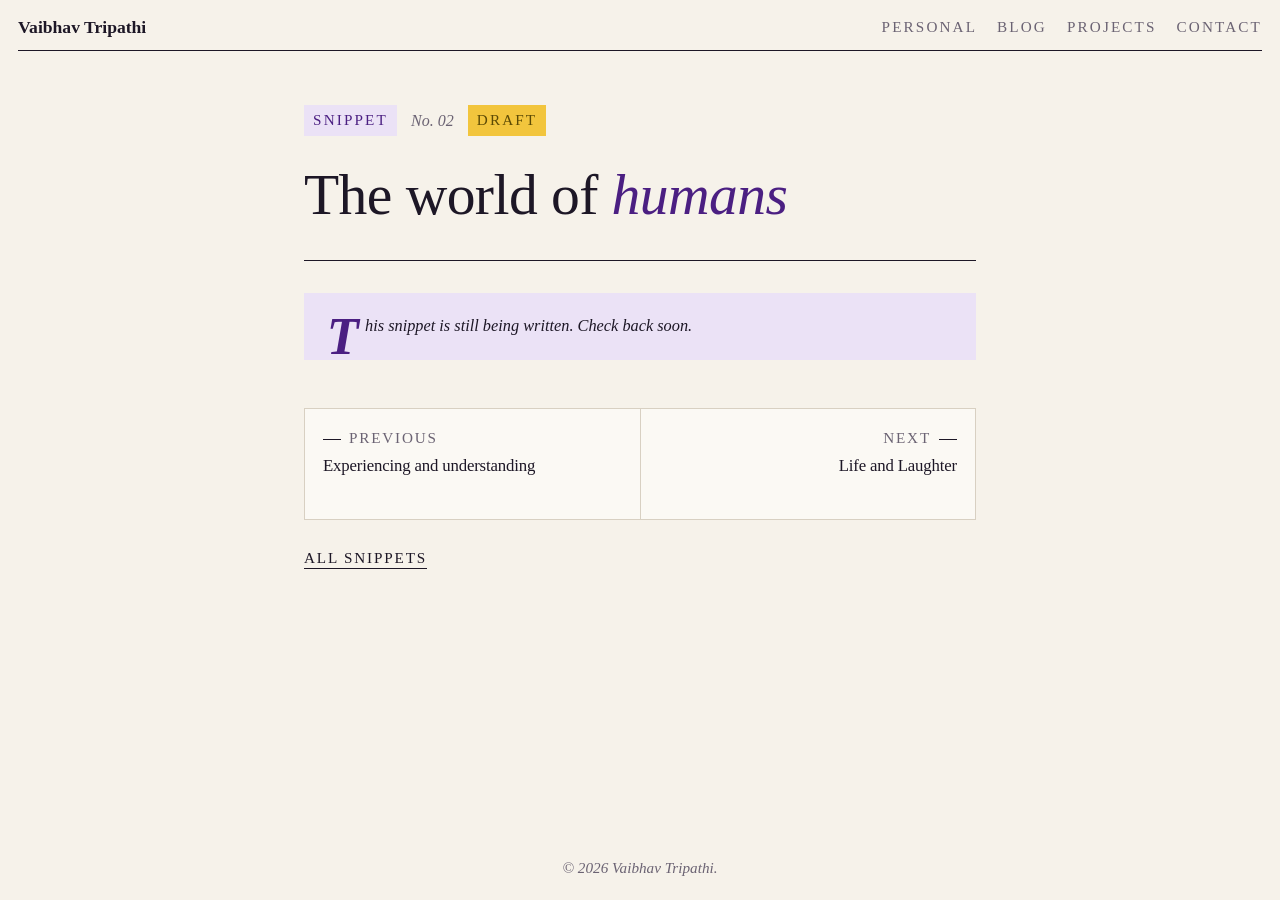
<file: blog/snippets/world-of-humans.html>
<!DOCTYPE html>
<html lang="en">
<head>
  <meta charset="UTF-8" />
  <meta name="viewport" content="width=device-width, initial-scale=1.0" />
  <title>The world of humans — Vaibhav Tripathi</title>
  <meta name="description" content="A snippet by Vaibhav Tripathi." />
  <meta name="theme-color" content="#f6f2ea" />
  <link rel="preconnect" href="https://fonts.googleapis.com" />
  <link rel="preconnect" href="https://fonts.gstatic.com" crossorigin />
  <link href="https://fonts.googleapis.com/css2?family=Fraunces:ital,opsz,wght@0,9..144,300;0,9..144,600;1,9..144,300;1,9..144,600&family=Inter:wght@400;500&display=swap" rel="stylesheet" />
  <link rel="stylesheet" href="../../style.css" />
  <link rel="stylesheet" href="../../post.css" />
</head>
<body>
  <header class="site-header">
    <nav class="nav">
      <a href="../../" class="brand">Vaibhav Tripathi</a>
      <ul class="nav-links">
        <li><a href="../../#personal">Personal</a></li>
        <li><a href="../../blog/">Blog</a></li>
        <li><a href="../../#projects">Projects</a></li>
        <li><a href="../../#contact">Contact</a></li>
      </ul>
    </nav>
  </header>

  <main>
    <article class="post post-snippet">
      <p class="post-meta"><span class="kind">Snippet</span><span class="num">No. 02</span><span class="draft">Draft</span></p>
      <h1 class="serif">The world of <em>humans</em></h1>
      <hr />
      <div class="post-body">
<p class="placeholder">This snippet is still being written. Check back soon.</p>
      </div>

      <nav class="post-nav" aria-label="More snippets">
        <a class="" href="experiencing-and-understanding.html">
          <p class="label">Previous</p>
          <h3 class="serif">Experiencing and understanding</h3>
        </a>
        <a class="next" href="life-and-laughter.html">
          <p class="label">Next</p>
          <h3 class="serif">Life and Laughter</h3>
        </a>
      </nav>
      <p class="post-back"><a class="btn btn-text" href="../#snippets">All snippets</a></p>
    </article>
  </main>

  <footer class="site-footer">
    <p>&copy; <span id="year"></span> Vaibhav Tripathi.</p>
  </footer>

  <script>
    document.getElementById('year').textContent = new Date().getFullYear();
  </script>
</body>
</html>
</file>
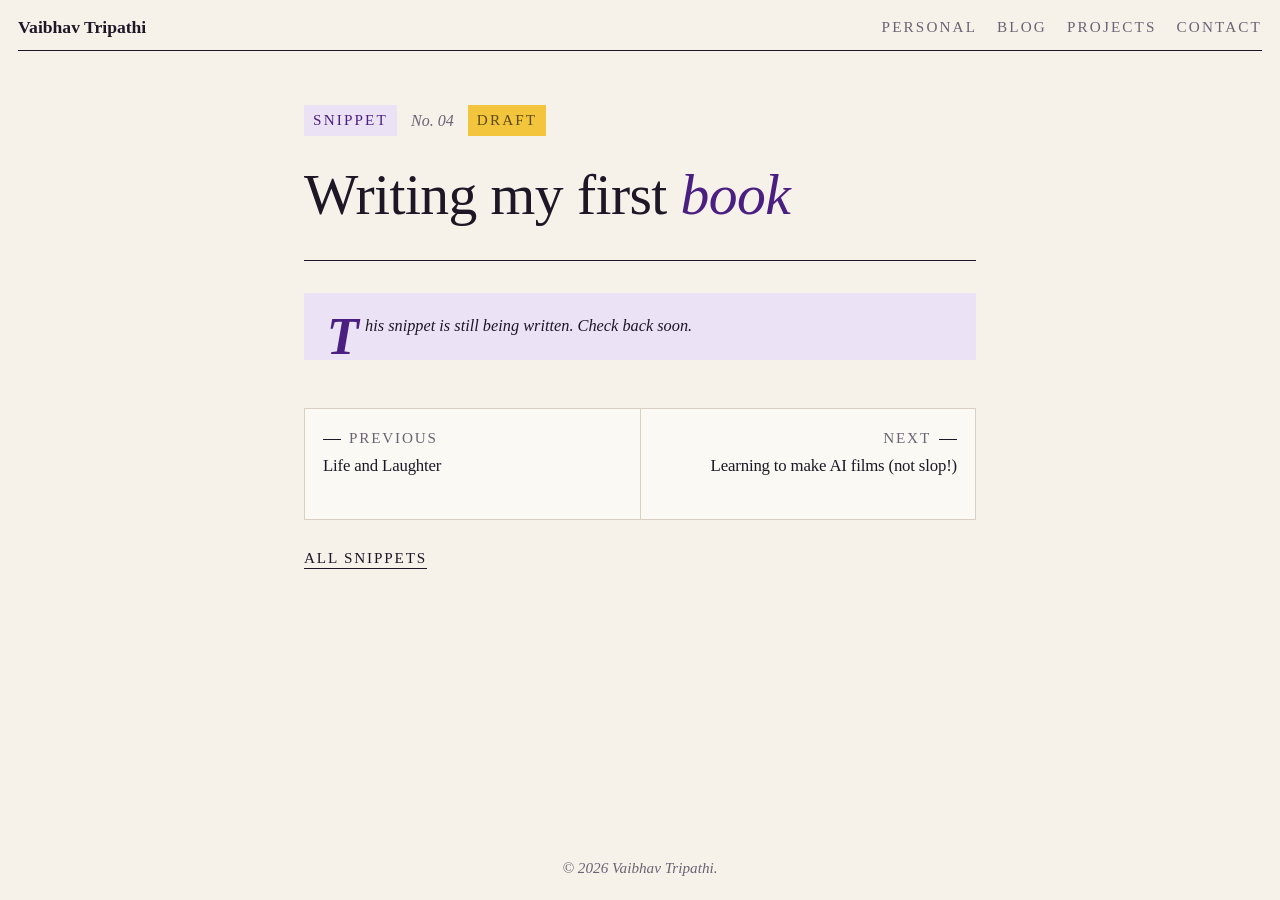
<file: blog/snippets/writing-my-first-book.html>
<!DOCTYPE html>
<html lang="en">
<head>
  <meta charset="UTF-8" />
  <meta name="viewport" content="width=device-width, initial-scale=1.0" />
  <title>Writing my first book — Vaibhav Tripathi</title>
  <meta name="description" content="A snippet by Vaibhav Tripathi." />
  <meta name="theme-color" content="#f6f2ea" />
  <link rel="preconnect" href="https://fonts.googleapis.com" />
  <link rel="preconnect" href="https://fonts.gstatic.com" crossorigin />
  <link href="https://fonts.googleapis.com/css2?family=Fraunces:ital,opsz,wght@0,9..144,300;0,9..144,600;1,9..144,300;1,9..144,600&family=Inter:wght@400;500&display=swap" rel="stylesheet" />
  <link rel="stylesheet" href="../../style.css" />
  <link rel="stylesheet" href="../../post.css" />
</head>
<body>
  <header class="site-header">
    <nav class="nav">
      <a href="../../" class="brand">Vaibhav Tripathi</a>
      <ul class="nav-links">
        <li><a href="../../#personal">Personal</a></li>
        <li><a href="../../blog/">Blog</a></li>
        <li><a href="../../#projects">Projects</a></li>
        <li><a href="../../#contact">Contact</a></li>
      </ul>
    </nav>
  </header>

  <main>
    <article class="post post-snippet">
      <p class="post-meta"><span class="kind">Snippet</span><span class="num">No. 04</span><span class="draft">Draft</span></p>
      <h1 class="serif">Writing my first <em>book</em></h1>
      <hr />
      <div class="post-body">
<p class="placeholder">This snippet is still being written. Check back soon.</p>
      </div>

      <nav class="post-nav" aria-label="More snippets">
        <a class="" href="life-and-laughter.html">
          <p class="label">Previous</p>
          <h3 class="serif">Life and Laughter</h3>
        </a>
        <a class="next" href="learning-to-make-ai-films.html">
          <p class="label">Next</p>
          <h3 class="serif">Learning to make AI films (not slop!)</h3>
        </a>
      </nav>
      <p class="post-back"><a class="btn btn-text" href="../#snippets">All snippets</a></p>
    </article>
  </main>

  <footer class="site-footer">
    <p>&copy; <span id="year"></span> Vaibhav Tripathi.</p>
  </footer>

  <script>
    document.getElementById('year').textContent = new Date().getFullYear();
  </script>
</body>
</html>
</file>
<file: style.css>
/* ==================================================================
   vaibhavtripathi.github.io — "Editorial" bento theme
   Purple + yellow on paper. Newsreader for both display and text.

   Layout:
     Desktop : 12 cols × 6 rows, fills exactly 100dvh (no scroll).
     Tablet  : 6 cols, rows auto-size, page scrolls.
     Phone   : 2 cols → full-width tiles.

   Everything tweakable lives in :root below. Use admin.html to
   experiment with presets / colours / fonts and export a new block.
================================================================== */

:root {
  /* Colours */
  --bg: #f6f2ea;
  --tile: #fbf9f4;
  --tile-hover: #ffffff;
  --line: #d8d0c2;
  --text: #1d1726;
  --muted: #6b6373;
  --purple: #4b1f82;
  --purple-soft: #ebe2f6;
  --yellow: #f2c53d;
  --yellow-ink: #5c4a05;
  --on-purple: #f6f2ea; /* text on the purple tile */
  --on-yellow: #1d1726; /* headings + links on the yellow tile */

  /* Type */
  --font-display: "Newsreader", Georgia, "Times New Roman", serif;
  --font-text: "Newsreader", Georgia, "Times New Roman", serif;
  --display-weight: 300;
  --display-tracking: -0.01em;
  --display-scale: 1; /* multiplier on heading sizes */
  --text-scale: 1;    /* multiplier on body sizes */
  /* Floor for all text on the site (= blog-list title size). Nothing renders smaller. */
  --text-min: calc(clamp(0.95rem, 0.7vw + 0.6vh, 1.35rem) * var(--display-scale));

  /* Layout */
  --pad: 18px;
  --gap: 1px; /* hairline grid: tiles share 1px borders */
  --radius: 0px;
}

/* ---------- Reset ---------- */
* { box-sizing: border-box; }
html { scroll-behavior: smooth; }
html, body { height: 100%; }
body {
  margin: 0;
  min-height: 100dvh;
  display: flex;
  flex-direction: column;
  font-family: var(--font-text);
  background: var(--bg);
  color: var(--text);
  line-height: 1.5;
  -webkit-font-smoothing: antialiased;
}
a { color: inherit; text-decoration: none; }
ul, ol { list-style: none; margin: 0; padding: 0; }
h1, h2, h3, p { margin: 0; }

.serif { font-family: var(--font-display); font-weight: var(--display-weight); letter-spacing: var(--display-tracking); }
.serif i, .serif em { font-style: italic; color: var(--purple); }

/* ---------- Header ---------- */
.site-header {
  flex: 0 0 auto;
  margin: 0 var(--pad);
  padding: 14px 0 10px;
  border-bottom: 1px solid var(--text);
}
.nav { display: flex; align-items: center; justify-content: space-between; gap: 16px; }
.brand { font-family: var(--font-display); font-weight: 600; font-size: 1.1rem; }
.masthead-meta { font-size: var(--text-min); letter-spacing: 0.14em; text-transform: uppercase; color: var(--muted); }
.masthead-meta a { border-bottom: 1px solid transparent; transition: color 0.2s, border-color 0.2s; }
.masthead-meta a:hover { color: var(--purple); border-color: var(--purple); }
.nav-links { display: flex; gap: 20px; }
.nav-links a { font-size: var(--text-min); letter-spacing: 0.14em; text-transform: uppercase; color: var(--muted); }
.nav-links a:hover { color: var(--purple); }

/* ---------- Grid ---------- */
main { flex: 1 1 auto; min-height: 0; padding: var(--pad); display: flex; }
.bento {
  flex: 1;
  display: grid;
  gap: var(--gap);
  grid-template-columns: repeat(12, minmax(0, 1fr));
  grid-template-rows: repeat(6, minmax(0, 1fr));
  min-height: 0;
  background: var(--line);
  border: 1px solid var(--line);
}
.tile {
  position: relative;
  overflow: hidden;
  display: flex;
  flex-direction: column;
  padding: clamp(14px, 1.6vw, 28px);
  min-height: 0;
  min-width: 0;
  background: var(--tile);
  border-radius: var(--radius);
  transition: background 0.2s;
}
.tile:hover { background: var(--tile-hover); }

/* 3D pop-out on hover: tile lifts toward the viewer, siblings stay put.
   Hover-capable pointers only (touch would leave a tile stuck "up"). */
@media (hover: hover) and (prefers-reduced-motion: no-preference) {
  .bento { perspective: 1400px; }
  /* desktop fits one screen; don't let a lifted edge tile spawn a scrollbar */
  @media (min-width: 1025px) { body { overflow: hidden; } }
  .tile {
    transform: translateZ(0);
    transform-origin: center;
    transition: background 0.2s, transform 0.38s cubic-bezier(0.2, 0.8, 0.2, 1), box-shadow 0.38s cubic-bezier(0.2, 0.8, 0.2, 1);
    will-change: transform;
  }
  .tile:hover {
    z-index: 5;
    transform: translateZ(28px) translateY(-3px);
    box-shadow:
      0 1px 0 var(--line),
      0 12px 24px -10px rgba(29, 23, 38, 0.28),
      0 28px 48px -16px rgba(75, 31, 130, 0.22);
  }
  /* hairline grid shows through the gap; give the lifted tile a crisp edge */
  .tile:hover::before {
    content: ""; position: absolute; inset: -1px; z-index: -1; pointer-events: none;
    border: 1px solid color-mix(in srgb, var(--text) 18%, transparent);
  }
}
.tile p { overflow: hidden; color: var(--muted); line-height: 1.55; }
.proj p:not(.label) { display: -webkit-box; -webkit-line-clamp: 4; -webkit-box-orient: vertical; }

.label { font-size: var(--text-min); letter-spacing: 0.12em; text-transform: uppercase; margin-bottom: 0.6em; color: var(--muted); font-weight: 500; }
.label::before { content: ""; display: inline-block; width: 18px; height: 1px; background: var(--text); vertical-align: middle; margin-right: 8px; }

/* Placement (12 × 6) */
.t-hero    { grid-column: 1 / 7;   grid-row: 1 / 5; }
.t-blog    { grid-column: 7 / 10;  grid-row: 1 / 5; }
.t-avail   { grid-column: 10 / 13; grid-row: 1 / 3; }
.t-contact { grid-column: 10 / 13; grid-row: 3 / 5; }
.t-about   { grid-column: 1 / 4;   grid-row: 5 / 7; }
.t-p1      { grid-column: 4 / 7;   grid-row: 5 / 7; }
.t-p2      { grid-column: 7 / 10;  grid-row: 5 / 7; }
.t-p3      { grid-column: 10 / 13; grid-row: 5 / 7; }

/* Fluid type: scales with both axes so tiles stay filled on wide + tall screens */
.t-hero h1 { font-size: calc(clamp(1.8rem, 2.4vw + 2.2vh, 5rem) * var(--display-scale)); line-height: 1.02; }
.t-hero p.tagline { font-size: max(var(--text-min), calc(clamp(0.9rem, 0.6vw + 0.6vh, 1.25rem) * var(--text-scale))); max-width: 34em; }
.tile h2 { font-size: calc(clamp(1.1rem, 1vw + 0.8vh, 1.9rem) * var(--display-scale)); line-height: 1.15; }
.tile h3 { font-size: var(--text-min); line-height: 1.2; }
.tile p { font-size: max(var(--text-min), calc(clamp(0.78rem, 0.45vw + 0.45vh, 1rem) * var(--text-scale))); }
.tags { display: flex; gap: 12px; flex-wrap: wrap; }
.tags span { font-size: var(--text-min); }

/* ---------- Hero ---------- */
.t-hero { justify-content: flex-end; }
.t-hero .big-letter {
  position: absolute; right: -0.05em; top: -0.25em; z-index: 0; pointer-events: none;
  font-family: var(--font-display); font-weight: 600; line-height: 1;
  font-size: clamp(10rem, 18vw + 6vh, 32rem); color: var(--yellow);
}
.t-hero > * { position: relative; z-index: 1; }
.t-hero h1 { margin-bottom: 0.3em; max-width: 12em; }

/* Lead-in: smaller serif, muted, sits just above the headline */
.hero-lead {
  font-size: max(var(--text-min), calc(clamp(0.95rem, 0.7vw + 0.7vh, 1.4rem) * var(--text-scale)));
  font-style: italic; color: var(--muted); max-width: 30em; margin-bottom: 0.9em; line-height: 1.4;
}
.hero-lead em { font-style: normal; color: var(--purple); }

/* Headline: largest type on the page */
.t-hero h1 { font-size: calc(clamp(2.1rem, 2.9vw + 2.6vh, 5.8rem) * var(--display-scale)); }

/* Marker highlight on the key word, drawn in on load */
.hl {
  font-style: italic; font-weight: 600; white-space: nowrap;
  background-image: linear-gradient(var(--yellow), var(--yellow));
  background-repeat: no-repeat; background-size: 0% 0.42em; background-position: 0 86%;
  padding: 0 0.06em; margin: 0 -0.06em;
  animation: hl-draw 0.7s cubic-bezier(0.2, 0.7, 0.2, 1) 0.4s forwards;
}
@keyframes hl-draw { to { background-size: 100% 0.42em; } }
/* lighter variant inside the lead-in: keeps the lead's italic, darkens the word */
.hero-lead .hl { font-weight: 600; color: var(--text); animation-delay: 0.15s; }
@media (prefers-reduced-motion: reduce) { .hl { animation: none; background-size: 100% 0.42em; } }

/* Headline phrases link to snippets */
.hero-link {
  text-decoration: underline; text-decoration-thickness: 0.045em; text-underline-offset: 0.14em;
  text-decoration-color: var(--purple); text-decoration-skip-ink: auto;
  transition: color 0.2s, text-decoration-color 0.2s;
}
.hero-link:hover { color: var(--purple); text-decoration-color: var(--yellow); }
.hero-link:hover em { color: var(--text); }

/* "Through · conversations · science · art" */
.hero-through { display: flex; flex-wrap: wrap; align-items: baseline; gap: 0 0.9em; color: var(--text); }
.hero-through .through-label { font-size: var(--text-min); letter-spacing: 0.14em; text-transform: uppercase; color: var(--muted); font-weight: 500; }
.hero-through span:not(.through-label) { font-family: var(--font-display); font-style: italic; font-size: 1.25em; color: var(--text); }
.hero-through span:not(.through-label) + span::before { content: "·"; color: var(--yellow); font-weight: 700; font-style: normal; margin-right: 0.9em; }
.hero-through span:not(.through-label) + span.amp::before { content: "&"; font-family: var(--font-display); font-style: italic; font-weight: var(--display-weight); color: var(--purple); }
.hero-through { gap: 0 0.9em; }
.hero-through span.amp { margin-right: -0.9em; } /* pull the period flush against "art" */
.btn { font-size: var(--text-min); letter-spacing: 0.12em; text-transform: uppercase; font-weight: 500; }
.btn-text { border-bottom: 1px solid var(--text); padding-bottom: 2px; }
.btn-text:hover { color: var(--purple); border-color: var(--purple); }

/* ---------- Status ---------- */
.t-avail { justify-content: flex-start; }
.dot { display: inline-block; width: 8px; height: 8px; border-radius: 50%; background: var(--purple); }
.t-avail .label { flex-shrink: 0; }
.now-list { margin-top: 0.4em; font-family: var(--font-display); font-size: calc(clamp(1rem, 0.8vw + 0.6vh, 1.5rem) * var(--display-scale)); line-height: 1.25; color: var(--text); }
.now-list li { position: relative; padding-left: 1.1em; }
.now-list li + li { margin-top: 0.6em; }
.now-list li::before { content: "\2192"; position: absolute; left: 0; color: var(--yellow); font-weight: 700; transition: transform 0.2s; }
.now-list li:hover::before { transform: translateX(3px); }
.now-list a { display: block; }
.now-list a:hover { color: var(--purple); }
.now-list i { color: var(--purple); }

/* ---------- Writings (tall purple tile) ---------- */
.t-blog { background: var(--purple); color: var(--on-purple); }
.t-blog:hover { background: var(--purple); }
.t-blog > * { flex-shrink: 0; } /* keep label/footer from collapsing if the tile is full */
.t-blog .label { color: color-mix(in srgb, var(--on-purple) 70%, transparent); }
.t-blog .label::before { background: var(--yellow); }
.blog-heading { font-weight: var(--display-weight); margin-bottom: 0.4em; }
.blog-heading em { color: var(--yellow); }
.sub-label { margin-top: auto; margin-bottom: 0.2em; font-size: var(--text-min); letter-spacing: 0.12em; text-transform: uppercase; color: color-mix(in srgb, var(--on-purple) 60%, transparent); font-weight: 500; }
.blog-list { display: flex; flex-direction: column; }
.blog-list li { border-top: 1px solid color-mix(in srgb, var(--on-purple) 18%, transparent); }
.blog-list li:first-child { border-top: 0; }
.blog-list a { display: flex; align-items: baseline; gap: 12px; padding: 0.45em 0; }
.blog-list .num { flex: 0 0 auto; font-family: var(--font-display); font-style: italic; color: var(--yellow); font-size: var(--text-min); }
.blog-list h3 { font-weight: var(--display-weight); color: var(--on-purple); }
.blog-list a:hover h3 { color: var(--yellow); }
.blog-snippets h3 { font-style: italic; }
.blog-all { align-self: flex-start; margin-top: auto; padding-top: 0.8em; color: var(--on-purple); border-color: var(--yellow); }
.blog-all:hover { color: var(--yellow); border-color: var(--yellow); }

/* ---------- Contact ---------- */
.t-contact { justify-content: space-between; background: var(--yellow); color: var(--on-yellow); }
.t-contact:hover { background: var(--yellow); }
.t-contact p { color: var(--yellow-ink); }
.t-contact .label::before { background: var(--on-yellow); }
.t-contact h2 { font-weight: var(--display-weight); font-size: calc(clamp(1.4rem, 1.4vw + 1vh, 2.6rem) * var(--display-scale)); }
.contact-links { display: grid; grid-template-columns: repeat(4, max-content); gap: clamp(10px, 1.2vw, 18px) clamp(12px, 1.3vw, 22px); }
.contact-links a { display: grid; place-items: center; width: clamp(28px, 2.2vw + 1vh, 40px); height: clamp(28px, 2.2vw + 1vh, 40px); color: #000; transition: color 0.2s, transform 0.2s; }
.contact-links svg { width: 70%; height: 70%; fill: currentColor; }
.contact-links a:hover { color: var(--purple); transform: translateY(-2px); }

/* ---------- Personal (photo tile) ---------- */
.t-personal { justify-content: flex-end; color: #fff; background: #1d1726; }
.t-personal:hover { background: #1d1726; }
.personal-photo {
  position: absolute; inset: 0; width: 100%; height: 100%; z-index: 0;
  object-fit: cover; object-position: 50% 46%; /* both faces in frame, pizza along the bottom */
  transition: transform 0.6s ease;
}
.t-personal:hover .personal-photo { transform: scale(1.04); }
/* bottom scrim so the caption stays legible on any crop */
.t-personal::after {
  content: ""; position: absolute; inset: 0; z-index: 1; pointer-events: none;
  background: linear-gradient(to top, rgba(29, 23, 38, 0.88) 0%, rgba(29, 23, 38, 0.45) 45%, rgba(29, 23, 38, 0) 75%);
}
.t-personal .label, .t-personal .personal-caption { position: relative; z-index: 2; }
.t-personal .label { color: rgba(255, 255, 255, 0.78); margin-bottom: 0.4em; }
.t-personal .label::before { background: var(--yellow); }
.personal-caption {
  font-size: calc(clamp(1.1rem, 1vw + 0.9vh, 1.9rem) * var(--display-scale));
  line-height: 1.15; text-wrap: balance;
  text-shadow: 0 1px 2px rgba(0, 0, 0, 0.35);
}
.personal-caption em { color: var(--yellow); }
.personal-caption::after { content: " \2197"; font-style: normal; font-size: 0.7em; color: var(--yellow); opacity: 0.8; }
.t-personal:hover .personal-caption { color: var(--yellow); }

/* ---------- Projects ---------- */
.proj .num { position: absolute; top: 14px; right: 16px; font-family: var(--font-display); font-style: italic; color: var(--muted); font-size: max(var(--text-min), clamp(0.9rem, 0.9vw, 1.2rem)); }
.proj h3 { margin: 0.4em 0 0.4em; font-weight: 600; padding-right: 30px; }
.proj h3 em { font-weight: var(--display-weight); }
.proj .tags { margin-top: auto; padding-top: 10px; }
.proj .tags span { letter-spacing: 0.1em; text-transform: uppercase; color: var(--muted); }
.proj .tags span::before { content: "· "; color: var(--yellow); font-weight: 700; }
.proj:hover h3 { color: var(--purple); }
.t-p1 { background: var(--purple-soft); }
.t-p1:hover { background: var(--purple-soft); }
/* Featured article (generated from content/posts.json → "featured": true) */
.t-featured .num { font-size: clamp(1.4rem, 1.6vw, 2.2rem); color: var(--purple); opacity: 0.55; top: 8px; }
.t-featured h3 { font-weight: var(--display-weight); font-size: calc(clamp(1.15rem, 1vw + 0.9vh, 1.9rem) * var(--display-scale)); line-height: 1.12; }
.t-featured h3 em { color: var(--purple); }
.t-featured .label::before { background: var(--purple); }
.t-featured:hover h3 { color: var(--purple); }
.t-featured .tags span::before { color: var(--purple); }

/* ---------- Footer (only shown when the page scrolls) ---------- */
.site-footer { display: none; color: var(--muted); font-family: var(--font-display); font-style: italic; }

/* ================= Tablet ================= */
@media (max-width: 1024px) {
  /* Release the fixed-height chain: with a definite container height and
     negative free space, auto rows never grow past their minimum and tiles
     overlap. Let the page flow and scroll instead. */
  html, body { height: auto; }
  body { min-height: 100dvh; }
  main { flex: none; display: block; min-height: 0; }
  .bento {
    grid-template-columns: repeat(6, minmax(0, 1fr));
    grid-template-rows: none;
    grid-auto-rows: minmax(150px, auto);
    min-height: calc(100dvh - 72px); /* still fill the first screen */
  }
  .t-hero    { grid-column: 1 / 7; grid-row: auto; min-height: 44dvh; }
  .t-avail   { grid-column: 1 / 3; grid-row: auto; }
  .t-contact { grid-column: 3 / 7; grid-row: auto; }
  .t-blog    { grid-column: 1 / 7; grid-row: auto; }
  .t-about   { grid-column: 1 / 4; grid-row: auto; }
  .t-p1      { grid-column: 4 / 7; grid-row: auto; }
  .t-p2      { grid-column: 1 / 4; grid-row: auto; }
  .t-p3      { grid-column: 4 / 7; grid-row: auto; }
  .tile p { overflow: visible; }
  .proj p:not(.label) { display: block; -webkit-line-clamp: none; }
  .tile { padding: 24px 22px; }
  .masthead-meta { display: none; }
  /* auto-margins only space things out in the fixed-height desktop grid */
  .sub-label { margin-top: 1.4em; }
  .blog-heading { margin-bottom: 0.2em; }
  .blog-all { margin-top: 1.4em; }
  .contact-links { margin-top: 1.4em; }
  .now-list { margin-top: 0.8em; }
  .now-list li + li { margin-top: 0.8em; }
  .t-personal { min-height: 300px; }
  .t-featured p, .proj p { margin-top: 0.4em; }
  .proj .tags { padding-top: 18px; }
  .site-footer { display: block; text-align: center; padding: 0 16px 20px; font-size: var(--text-min); }
}

/* ================= Phone ================= */
@media (max-width: 600px) {
  :root { --text-min: calc(clamp(0.95rem, 4.5vw, 1.25rem) * var(--display-scale)); }
  .bento { grid-template-columns: repeat(2, minmax(0, 1fr)); grid-auto-rows: minmax(120px, auto); }
  .t-hero    { grid-column: 1 / 3; min-height: 0; padding-top: 6.5rem; padding-bottom: 2.2rem; }
  .tile { padding: 28px 22px; }
  .site-header { padding: 16px 0 12px; }
  main { padding: 14px; }
  .label { margin-bottom: 0.9em; }
  .hero-lead { margin-bottom: 1.2em; }
  .t-hero h1 { margin-bottom: 0.45em; }
  .hero-through { margin-top: 0.4em; row-gap: 0.3em; }
  .blog-list a { padding: 0.6em 0; }
  .contact-links { gap: 16px 20px; }
  .contact-links a { width: 40px; height: 40px; }
  .t-personal { min-height: 340px; }
  .site-footer { padding: 8px 16px 28px; }
  .t-avail, .t-blog, .t-contact, .t-about, .t-p1, .t-p2, .t-p3 { grid-column: 1 / 3; }
  .nav-links { display: none; }
  /* width-only type scale: vh-based sizes get too big on tall narrow screens */
  .t-hero h1 { font-size: calc(clamp(1.8rem, 9vw, 2.8rem) * var(--display-scale)); overflow-wrap: break-word; }
  .t-hero .big-letter { font-size: clamp(6rem, 34vw, 10rem); top: -0.22em; }
  .tile h2 { font-size: calc(clamp(1.1rem, 5.5vw, 1.6rem) * var(--display-scale)); }
  .tile h3 { font-size: var(--text-min); }
  .tile p { font-size: max(var(--text-min), calc(clamp(0.8rem, 3.6vw, 0.95rem) * var(--text-scale))); }
}
</file>
<file: post.css>
/* ==================================================================
   Blog pages — loaded after style.css so it inherits :root tokens
   (colours, fonts) and the header, then switches the body from the
   fixed-height bento grid to a normal scrolling article layout.
================================================================== */

html, body { height: auto; }
body { min-height: 100dvh; }
main { flex: 1 1 auto; display: block; padding: 0 var(--pad); }

.masthead-meta { display: none; }

/* ---------- Article ---------- */
.post {
  max-width: 42rem;
  margin: 0 auto;
  padding: clamp(32px, 6vh, 72px) 0 clamp(40px, 8vh, 96px);
}
.post-meta {
  display: flex; align-items: center; gap: 14px; flex-wrap: wrap;
  font-size: var(--text-min); letter-spacing: 0.14em; text-transform: uppercase; color: var(--muted); font-weight: 500;
}
.post-meta .num { font-family: var(--font-display); font-style: italic; text-transform: none; letter-spacing: 0; font-size: max(var(--text-min), 1rem); }
.post-meta .draft { background: var(--yellow); color: var(--yellow-ink); padding: 0.25em 0.6em; }
.post-meta .kind { background: var(--purple-soft); color: var(--purple); padding: 0.25em 0.6em; }
.post-snippet h1 { font-size: clamp(1.8rem, 4vw, 3rem); }
.post-back { margin-top: 1.6em; }
.post-back .btn-text { font-size: var(--text-min); }
.post h1 {
  margin: 0.5em 0 0.6em;
  font-size: clamp(2rem, 5vw, 3.6rem);
  line-height: 1.05;
  max-width: 14em;
}
.post .lede { font-family: var(--font-display); font-style: italic; font-size: max(var(--text-min), 1.2rem); color: var(--muted); line-height: 1.5; }
.post hr { border: 0; border-top: 1px solid var(--text); margin: 2em 0; }
.post-body p { margin: 0 0 1.2em; font-size: max(var(--text-min), 1.02rem); line-height: 1.75; color: var(--text); }
.post-body p:first-of-type::first-letter {
  font-family: var(--font-display); font-weight: 600; color: var(--purple);
  font-size: 3.2em; float: left; line-height: 0.8; margin: 0.08em 0.12em 0 0;
}
.post-body h2 { font-size: max(var(--text-min), 1.5rem); margin: 1.8em 0 0.6em; line-height: 1.2; }
.post-body a { border-bottom: 1px solid var(--text); }
.post-body a:hover { color: var(--purple); border-color: var(--purple); }
.post-body h3 { font-size: max(var(--text-min), 1.2rem); margin: 1.5em 0 0.5em; }
.post-body ul, .post-body ol { margin: 0 0 1.2em; padding-left: 1.4em; font-size: max(var(--text-min), 1.02rem); line-height: 1.75; }
.post-body ul { list-style: disc; }
.post-body ol { list-style: decimal; }
.post-body li + li { margin-top: 0.3em; }
.post-body li::marker { color: var(--purple); }
.post-body img { display: block; max-width: 100%; height: auto; margin: 1.6em 0; }
.post-body code { font-family: ui-monospace, SFMono-Regular, Menlo, monospace; font-size: 0.9em; background: var(--purple-soft); color: var(--purple); padding: 0.1em 0.35em; }
.post-body pre { margin: 0 0 1.4em; padding: 1em 1.2em; background: var(--text); color: var(--bg); overflow-x: auto; font-size: 0.9rem; line-height: 1.55; }
.post-body pre code { background: none; color: inherit; padding: 0; font-size: inherit; }
.post-body hr { border: 0; border-top: 1px solid var(--line); margin: 2em 0; }
.post-meta .date { font-family: var(--font-display); font-style: italic; text-transform: none; letter-spacing: 0; font-size: max(var(--text-min), 1rem); }
.post-body blockquote { margin: 1.6em 0; padding-left: 1.2em; border-left: 2px solid var(--yellow); font-family: var(--font-display); font-style: italic; font-size: max(var(--text-min), 1.15rem); color: var(--muted); }

.placeholder {
  padding: 1.2em 1.4em; background: var(--purple-soft); color: var(--purple);
  font-family: var(--font-display); font-style: italic; font-size: max(var(--text-min), 1.05rem); line-height: 1.5;
}

/* ---------- Prev / next ---------- */
.post-nav {
  display: grid; grid-template-columns: 1fr 1fr; gap: 1px;
  margin-top: 3em; background: var(--line); border: 1px solid var(--line);
}
.post-nav a, .post-nav span { display: flex; flex-direction: column; gap: 0.4em; padding: 18px; background: var(--tile); min-height: 110px; }
.post-nav a:hover { background: var(--tile-hover); }
.post-nav a:hover h3 { color: var(--purple); }
.post-nav .label { margin-bottom: 0; }
.post-nav .next { text-align: right; align-items: flex-end; }
.post-nav .next .label::before { display: none; }
.post-nav .next .label::after { content: ""; display: inline-block; width: 18px; height: 1px; background: var(--text); vertical-align: middle; margin-left: 8px; }
.post-nav h3 { font-size: max(var(--text-min), 1.05rem); line-height: 1.25; }

/* ---------- Blog index ---------- */
.section-title { display: block; margin: 3em 0 0; font-size: clamp(1.5rem, 3.4vw, 2.4rem); line-height: 1.1; }
.section-title .label { display: block; font-family: var(--font-text); margin: 0 0 0.5em; }
.post-index-snippets .num { color: var(--yellow-ink); }
.post-index-snippets h2 { font-size: clamp(1.1rem, 2.2vw, 1.45rem); font-style: italic; }
.post-index { list-style: none; margin: 1.5em 0 0; padding: 0; border-top: 1px solid var(--text); }
.post-index li { border-bottom: 1px solid var(--line); }
.post-index a { display: flex; align-items: baseline; gap: 18px; padding: 1.1em 0; }
.post-index a:hover h2 { color: var(--purple); }
.post-index .num { flex: 0 0 2.2em; font-size: var(--text-min); font-family: var(--font-display); font-style: italic; color: var(--muted); }
.post-index h2 { font-size: clamp(1.25rem, 2.6vw, 1.8rem); line-height: 1.2; margin: 0; }
.post-index .draft { margin-left: auto; flex: 0 0 auto; font-size: var(--text-min); letter-spacing: 0.14em; text-transform: uppercase; background: var(--yellow); color: var(--yellow-ink); padding: 0.25em 0.6em; font-weight: 500; }

.site-footer { display: block; text-align: center; padding: 0 16px 20px; font-size: var(--text-min); }

@media (max-width: 600px) {
  .nav-links { display: flex; }
  .post-nav { grid-template-columns: 1fr; }
  .post-nav .next { text-align: left; align-items: flex-start; }
  .post-index .draft { display: none; }
}
</file>
<file: admin.css>
/* Theme Lab — admin UI. All vars prefixed --a- so they never collide
   with the site's theme variables (which are also applied to this
   document for the font specimens). */
:root {
  --a-bg: #121214;
  --a-panel: #1a1a1e;
  --a-raised: #222227;
  --a-line: #2c2c33;
  --a-text: #e9e9ee;
  --a-dim: #9a9aa6;
  --a-accent: #a98bff;
  --a-ok: #5fd39a;
  --a-warn: #f2b84b;
  --a-bad: #ff6b7a;
  --a-radius: 8px;
  --a-font: -apple-system, BlinkMacSystemFont, "Segoe UI", system-ui, sans-serif;
  --a-mono: ui-monospace, SFMono-Regular, Menlo, Consolas, monospace;
  color-scheme: dark;
}

* { box-sizing: border-box; }
[hidden] { display: none !important; }
html, body { height: 100%; }
body {
  margin: 0;
  display: grid;
  grid-template-rows: 48px minmax(0, 1fr);
  height: 100dvh;
  font: 13px/1.45 var(--a-font);
  background: var(--a-bg);
  color: var(--a-text);
  -webkit-font-smoothing: antialiased;
}
button, input, select { font: inherit; color: inherit; }
code { font-family: var(--a-mono); font-size: 0.92em; background: var(--a-raised); padding: 1px 5px; border-radius: 4px; }
a { color: var(--a-accent); }

/* ---------- Top bar ---------- */
.a-top {
  display: grid; grid-template-columns: 1fr auto 1fr; align-items: center;
  padding: 0 14px; border-bottom: 1px solid var(--a-line); background: var(--a-panel);
}
.a-brand { display: flex; align-items: center; gap: 8px; }
.a-logo { color: var(--a-accent); font-size: 16px; }
.a-sub { color: var(--a-dim); font-size: 12px; }
.a-top-mid { color: var(--a-dim); font-size: 12px; letter-spacing: 0.08em; text-transform: uppercase; }
.a-top-mid b { color: var(--a-text); }
.a-top-actions { display: flex; gap: 8px; justify-content: flex-end; }

.a-btn {
  appearance: none; border: 1px solid var(--a-line); background: var(--a-raised);
  border-radius: 6px; padding: 6px 12px; cursor: pointer; white-space: nowrap;
}
.a-btn:hover { border-color: #3f3f49; background: #2a2a31; }
.a-btn-primary { background: var(--a-accent); border-color: var(--a-accent); color: #15102a; font-weight: 600; }
.a-btn-primary:hover { background: #b9a1ff; border-color: #b9a1ff; }
.a-btn-sm { padding: 4px 9px; font-size: 12px; }
.a-btn.is-ok { border-color: var(--a-ok); color: var(--a-ok); }

/* ---------- Shell ---------- */
.a-shell { display: grid; grid-template-columns: 340px minmax(0, 1fr); min-height: 0; }

/* ---------- Panel ---------- */
.a-panel { overflow-y: auto; background: var(--a-panel); border-right: 1px solid var(--a-line); padding-bottom: 40px; }
.a-notice { margin: 12px; padding: 10px 12px; border: 1px solid var(--a-warn); border-radius: var(--a-radius); color: var(--a-warn); background: rgba(242,184,75,0.08); }
.a-section { border-bottom: 1px solid var(--a-line); }
.a-section > summary {
  cursor: pointer; list-style: none; padding: 12px 14px; font-weight: 600;
  letter-spacing: 0.06em; text-transform: uppercase; font-size: 11px; color: var(--a-dim);
  display: flex; align-items: center; gap: 8px; user-select: none;
}
.a-section > summary::-webkit-details-marker { display: none; }
.a-section > summary::before { content: "▸"; font-size: 10px; transition: transform 0.15s; }
.a-section[open] > summary::before { transform: rotate(90deg); }
.a-group { padding: 0 14px 14px; display: flex; flex-direction: column; gap: 10px; }

/* Presets */
.a-preset-grid { display: grid; grid-template-columns: 1fr 1fr; gap: 8px; padding: 0 14px 14px; }
.a-preset {
  display: flex; flex-direction: column; gap: 8px; padding: 8px; text-align: left;
  border: 1px solid var(--a-line); border-radius: var(--a-radius); background: var(--a-raised); cursor: pointer;
}
.a-preset:hover { border-color: #3f3f49; }
.a-preset.is-on { border-color: var(--a-accent); box-shadow: 0 0 0 1px var(--a-accent) inset; }
.a-preset .sw { display: flex; height: 28px; border-radius: 5px; overflow: hidden; }
.a-preset .sw i { flex: 1; }
.a-preset .nm { font-size: 12px; font-weight: 600; }
.a-preset .ft { font-size: 11px; color: var(--a-dim); white-space: nowrap; overflow: hidden; text-overflow: ellipsis; }

/* Colour rows */
.a-color { display: grid; grid-template-columns: 1fr 30px 84px; align-items: center; gap: 8px; }
.a-color .lb { display: flex; flex-direction: column; min-width: 0; }
.a-color .lb span { font-size: 11px; color: var(--a-dim); white-space: nowrap; overflow: hidden; text-overflow: ellipsis; }
.a-color input[type="color"] {
  width: 30px; height: 30px; padding: 0; border: 1px solid var(--a-line); border-radius: 6px; background: none; cursor: pointer;
}
.a-color input[type="color"]::-webkit-color-swatch-wrapper { padding: 2px; }
.a-color input[type="color"]::-webkit-color-swatch { border: 0; border-radius: 4px; }
.a-color input[type="text"], .a-row input[type="text"], .a-size input {
  background: var(--a-bg); border: 1px solid var(--a-line); border-radius: 6px; padding: 5px 7px; font-family: var(--a-mono); font-size: 12px; width: 100%;
}
.a-color input[type="text"].is-bad { border-color: var(--a-bad); }

/* Contrast */
.a-contrast { padding: 0 14px 14px; display: grid; grid-template-columns: 1fr 1fr; gap: 6px; }
.a-cx { display: flex; align-items: center; justify-content: space-between; gap: 6px; padding: 6px 8px; border-radius: 6px; border: 1px solid var(--a-line); font-size: 11px; }
.a-cx .nm { color: var(--a-dim); }
.a-cx .vl { font-family: var(--a-mono); }
.a-cx.ok .vl { color: var(--a-ok); } .a-cx.warn .vl { color: var(--a-warn); } .a-cx.bad .vl { color: var(--a-bad); }

/* Fields */
.a-field { display: flex; flex-direction: column; gap: 5px; }
.a-field > span { font-size: 11px; color: var(--a-dim); }
.a-field select, .a-row select {
  background: var(--a-bg); border: 1px solid var(--a-line); border-radius: 6px; padding: 6px 8px; width: 100%;
}
.a-row { display: flex; gap: 6px; align-items: center; }
.a-row select { width: auto; }
.a-specimen {
  padding: 10px 12px; border-radius: 6px; background: var(--bg, #f6f2ea); color: var(--text, #1d1726); border: 1px solid var(--a-line);
  overflow: hidden; white-space: nowrap; text-overflow: ellipsis;
}
.a-specimen-display { font-family: var(--font-display, serif); font-weight: var(--display-weight, 300); letter-spacing: var(--display-tracking, 0); font-size: 24px; line-height: 1.1; }
.a-specimen-display em { color: var(--purple, #4b1f82); }
.a-specimen-text { font-family: var(--font-text, sans-serif); font-size: 13px; color: var(--muted, #6b6373); }

/* Ranges */
.a-ranges { display: flex; flex-direction: column; gap: 10px; padding: 0 14px 14px; }
.a-group .a-ranges { padding: 0; }
.a-range { display: grid; grid-template-columns: 1fr auto; row-gap: 4px; }
.a-range .lb { font-size: 11px; color: var(--a-dim); }
.a-range output { font-family: var(--a-mono); font-size: 11px; color: var(--a-text); }
.a-range input { grid-column: 1 / -1; width: 100%; accent-color: var(--a-accent); margin: 0; }

/* ---------- Stage ---------- */
.a-stage { display: flex; flex-direction: column; min-width: 0; min-height: 0; }
.a-toolbar { display: flex; align-items: center; gap: 12px; padding: 8px 14px; border-bottom: 1px solid var(--a-line); background: var(--a-panel); flex-wrap: wrap; }
.a-toolbar-right { margin-left: auto; display: flex; gap: 10px; align-items: center; }
.a-zoom { font-family: var(--a-mono); font-size: 11px; color: var(--a-dim); }
.a-seg { display: inline-flex; border: 1px solid var(--a-line); border-radius: 6px; overflow: hidden; }
.a-seg button { border: 0; background: var(--a-raised); padding: 5px 12px; cursor: pointer; color: var(--a-dim); }
.a-seg button + button { border-left: 1px solid var(--a-line); }
.a-seg button.is-on { background: var(--a-accent); color: #15102a; font-weight: 600; }
.a-chips { display: flex; gap: 6px; flex-wrap: wrap; }
.a-chip { border: 1px solid var(--a-line); background: var(--a-raised); border-radius: 999px; padding: 4px 11px; cursor: pointer; font-size: 12px; color: var(--a-dim); }
.a-chip.is-on { border-color: var(--a-accent); color: var(--a-text); }
.a-chip small { opacity: 0.6; margin-left: 4px; font-family: var(--a-mono); }
.a-size { display: flex; align-items: center; gap: 6px; color: var(--a-dim); }
.a-size input { width: 68px; text-align: center; }
.a-size[hidden] { display: none; }

.a-canvas {
  flex: 1; min-height: 0; overflow: auto; padding: 24px;
  display: flex; gap: 28px; align-items: flex-start; justify-content: center;
  background-color: var(--a-bg);
  background-image: radial-gradient(rgba(255,255,255,0.06) 1px, transparent 1px);
  background-size: 18px 18px;
}
.a-device { display: flex; flex-direction: column; gap: 8px; flex: 0 0 auto; }
.a-device-label { display: flex; justify-content: space-between; gap: 10px; font-size: 11px; color: var(--a-dim); }
.a-device-label b { color: var(--a-text); font-weight: 600; }
.a-device-label code { background: none; padding: 0; }
.a-device-frame {
  position: relative; overflow: hidden; border-radius: 10px; background: #fff;
  box-shadow: 0 0 0 1px rgba(255,255,255,0.08), 0 20px 50px -20px rgba(0,0,0,0.7);
}
.a-device-frame iframe { position: absolute; top: 0; left: 0; border: 0; transform-origin: 0 0; background: #fff; }

/* ---------- Export dialog ---------- */
.a-dialog { border: 1px solid var(--a-line); border-radius: 12px; background: var(--a-panel); color: var(--a-text); padding: 0; width: min(720px, 92vw); }
.a-dialog::backdrop { background: rgba(0,0,0,0.6); }
.a-dialog form { display: flex; flex-direction: column; gap: 10px; padding: 16px 18px; max-height: 86vh; overflow: auto; }
.a-dialog header, .a-dialog footer { display: flex; align-items: center; justify-content: space-between; gap: 8px; }
.a-dialog footer { justify-content: flex-end; padding-top: 6px; }
.a-help { margin: 4px 0 0; color: var(--a-dim); }
.a-code-wrap { position: relative; }
.a-code-wrap pre { margin: 0; background: var(--a-bg); border: 1px solid var(--a-line); border-radius: 8px; padding: 12px 14px; overflow: auto; max-height: 260px; }
.a-code-wrap code { background: none; padding: 0; font-size: 12px; line-height: 1.5; }
.a-copy { position: absolute; top: 8px; right: 8px; }

@media (max-width: 900px) {
  .a-shell { grid-template-columns: 1fr; grid-template-rows: auto minmax(0, 1fr); }
  .a-panel { max-height: 45dvh; border-right: 0; border-bottom: 1px solid var(--a-line); }
  .a-top { grid-template-columns: 1fr auto; }
  .a-top-mid { display: none; }
}

/* ====================== Write view ====================== */
.a-view-seg { margin-left: 14px; }
.a-view-seg button { background: transparent; border: 0; padding: 4px 12px; cursor: pointer; color: var(--a-dim); }
.a-view-seg button.is-on { background: var(--a-raised); color: var(--a-text); }
body[data-view="write"] .a-shell { display: none; }
body[data-view="write"] #activePreset { visibility: hidden; }
.w-shell { display: grid; grid-template-columns: 260px minmax(380px, 1fr) minmax(360px, 1.1fr); min-height: 0; }
.w-status { color: var(--a-dim); font-size: 12px; align-self: center; margin-right: 6px; }
.w-status.is-dirty { color: var(--a-warn); }
.w-status.is-ok { color: var(--a-ok); }
.w-status.is-bad { color: var(--a-bad); }

/* list */
.w-list { overflow-y: auto; background: var(--a-panel); border-right: 1px solid var(--a-line); }
.w-list-head { display: grid; grid-template-columns: 1fr 1fr; gap: 6px; padding: 12px 12px 8px; position: sticky; top: 0; background: var(--a-panel); z-index: 1; }
.w-list-head input { grid-column: 1 / -1; border: 1px solid var(--a-line); background: var(--a-raised); border-radius: 6px; padding: 6px 9px; }
.w-group h4 { margin: 10px 14px 4px; font-size: 11px; letter-spacing: 0.1em; text-transform: uppercase; color: var(--a-dim); font-weight: 600; }
.w-group ul { list-style: none; margin: 0; padding: 0 6px; }
.w-item { display: grid; grid-template-columns: 8px 1fr auto; align-items: center; gap: 8px; padding: 7px 8px; border-radius: 6px; cursor: pointer; color: var(--a-text); }
.w-item:hover { background: var(--a-raised); }
.w-item.is-on { background: rgba(169,139,255,0.14); outline: 1px solid rgba(169,139,255,0.35); }
.w-item .dot { width: 8px; height: 8px; border-radius: 50%; background: var(--a-warn); }
.w-item.is-published .dot { background: var(--a-ok); }
.w-item .t { overflow: hidden; text-overflow: ellipsis; white-space: nowrap; }
.w-item .pin { font-size: 11px; color: var(--a-dim); }

/* editor */
.w-editor { display: flex; flex-direction: column; min-width: 0; min-height: 0; border-right: 1px solid var(--a-line); }
.w-empty { margin: auto; max-width: 420px; text-align: center; color: var(--a-dim); padding: 24px; }
.w-empty b { color: var(--a-text); }
.w-form { display: flex; flex-direction: column; gap: 12px; padding: 14px; min-height: 0; flex: 1; }
.w-meta { display: flex; gap: 10px; align-items: flex-end; flex-wrap: wrap; }
.w-grow { flex: 1 1 240px; }
.w-slug { flex: 0 1 220px; }
.w-form input:not([type="checkbox"]), .w-form select, .w-form textarea {
  border: 1px solid var(--a-line); background: var(--a-raised); border-radius: 6px; padding: 7px 10px; width: 100%;
}
.w-form input:invalid { border-color: var(--a-bad); }
.a-field i { font-style: normal; color: var(--a-dim); font-weight: 400; }
.a-check { display: flex; align-items: center; gap: 6px; padding-bottom: 8px; cursor: pointer; white-space: nowrap; }
.w-body { flex: 1; min-height: 0; }
.w-body textarea {
  flex: 1; min-height: 240px; resize: none; line-height: 1.6; font-size: 14px;
  font-family: "Newsreader", Georgia, serif; tab-size: 2;
}
.w-foot { display: flex; justify-content: space-between; gap: 12px; align-items: center; }

/* preview */
.w-preview { display: flex; flex-direction: column; min-width: 0; min-height: 0; background: #0d0d0f; }
.w-preview-bar { display: flex; justify-content: space-between; padding: 8px 14px; border-bottom: 1px solid var(--a-line); background: var(--a-panel); font-size: 12px; color: var(--a-dim); letter-spacing: 0.08em; text-transform: uppercase; }
.w-preview iframe { flex: 1; width: 100%; border: 0; background: #f6f2ea; }
</file>
